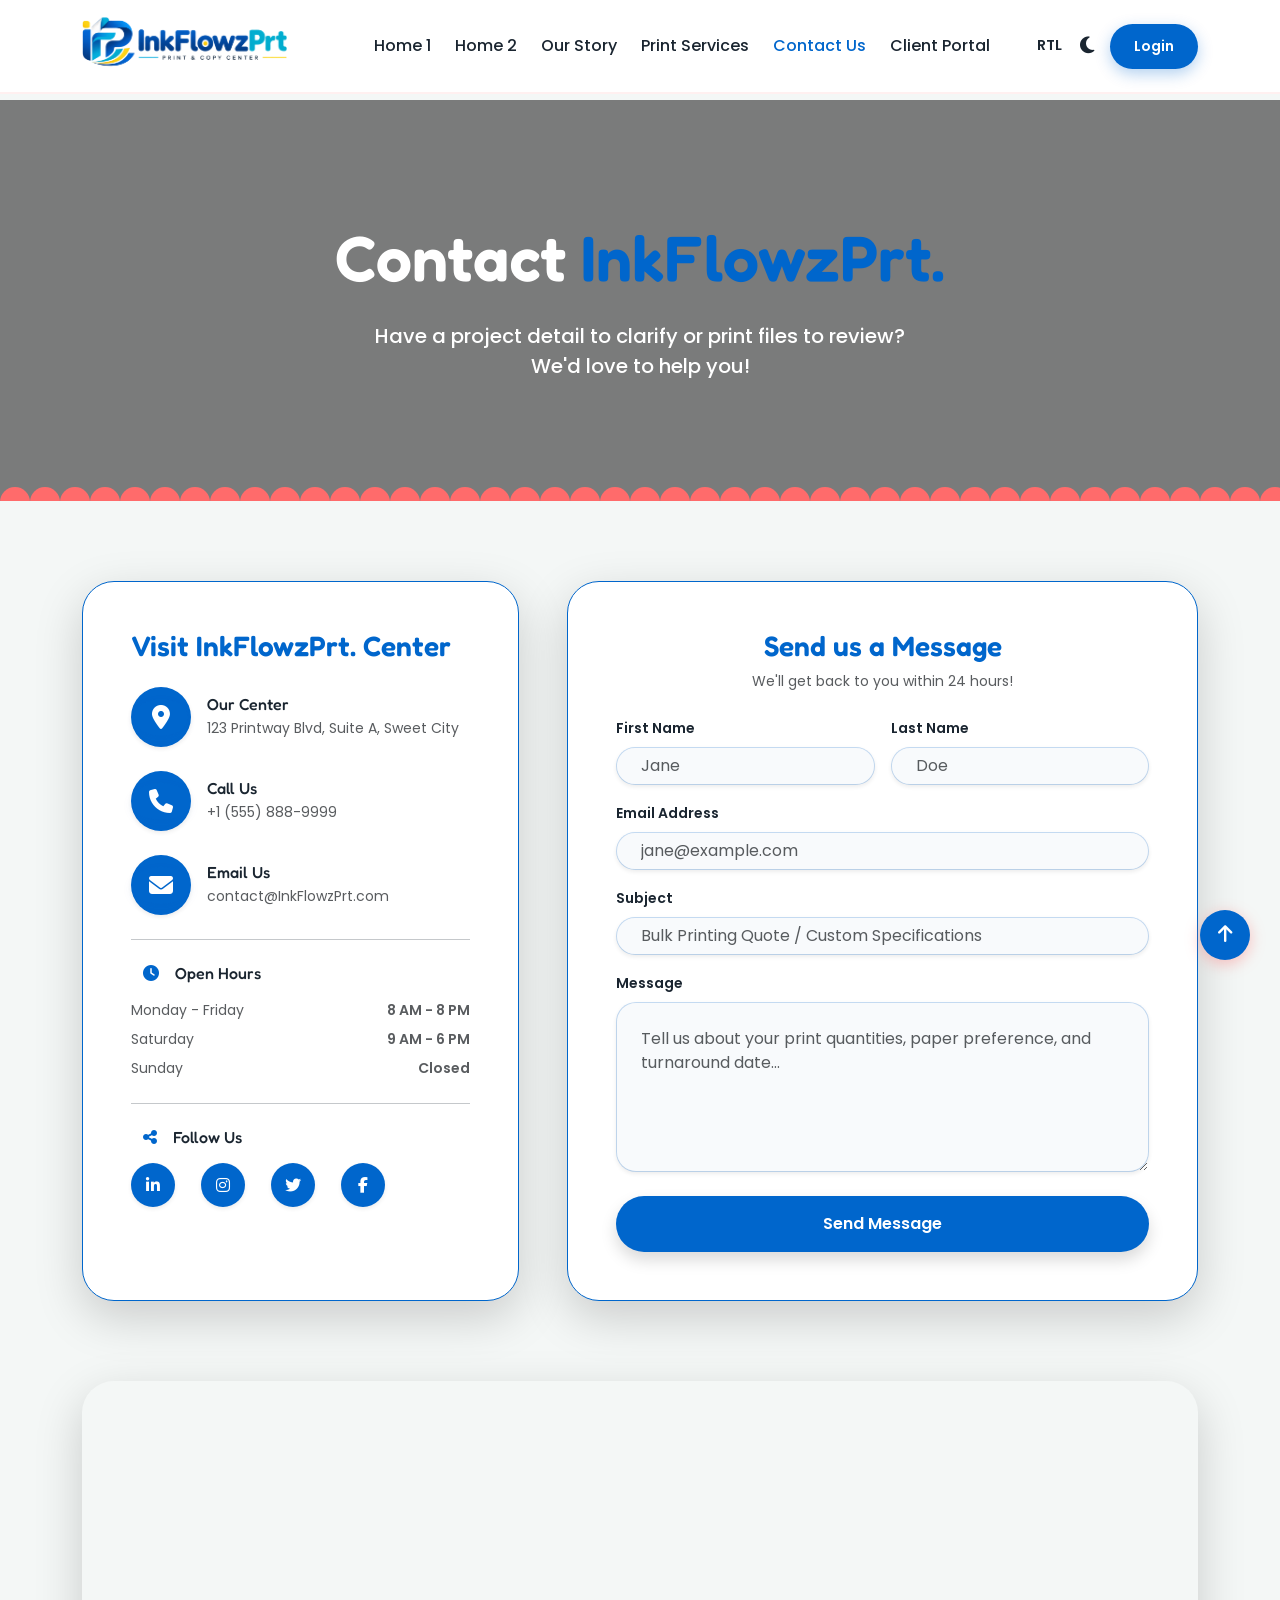
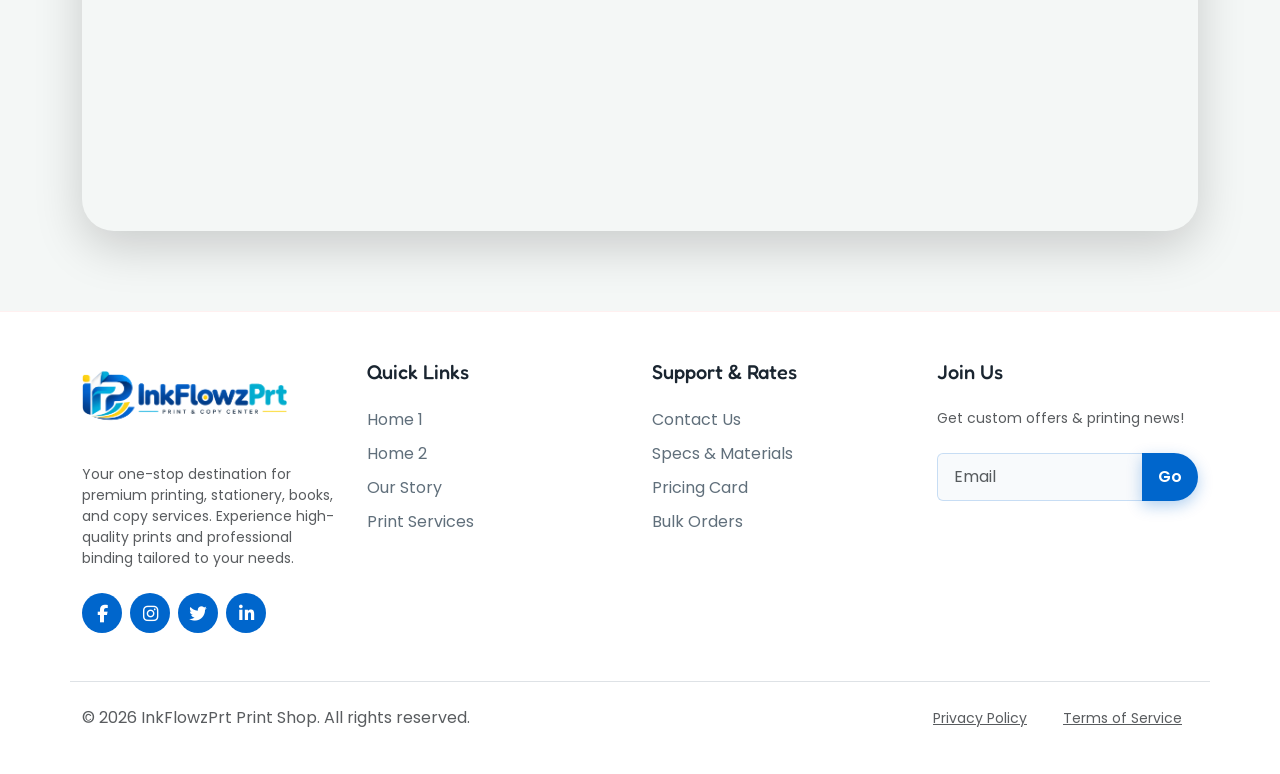
<file: contact.html>
<!DOCTYPE html>
<html lang="en">

<head>
    <meta charset="UTF-8">
    <meta name="viewport" content="width=device-width, initial-scale=1.0">
    <title>Contact Us | InkFlowzPrt Print Shop & Copy Center</title>
    <meta name="description"
        content="Contact InkFlowzPrt Print Shop & Copy Center — check our physical address, phone line, email inbox, and daily print queue hours. Submit design specs or file inquiries.">
    <meta name="keywords"
        content="print shop contact, copy center phone, xerox nearby, InkFlowzPrt address, print shop hours, xerox opening times">
    <link rel="icon" type="image/png" href="favicon.png">
    <!-- Bootstrap 5 CSS -->
    <link href="https://cdn.jsdelivr.net/npm/bootstrap@5.3.0/dist/css/bootstrap.min.css" rel="stylesheet">
    <!-- Font Awesome -->
    <link rel="stylesheet" href="https://cdnjs.cloudflare.com/ajax/libs/font-awesome/6.4.0/css/all.min.css">
    <!-- Custom CSS -->
    <link rel="stylesheet" href="css/style.css">
    <script>
        if (localStorage.getItem('theme') === 'dark') document.documentElement.setAttribute('data-theme', 'dark');
        if (localStorage.getItem('rtl') === 'true') document.documentElement.setAttribute('dir', 'rtl');
    </script>
    <style>
        .icon-blob {
            background: var(--primary-color);
        }
    </style>
</head>

<body>
    <div id="header-placeholder"></div>

    <!-- Hero Section -->
    <section class="hero-section text-center text-white position-relative"
        style="background: linear-gradient(rgba(0,0,0,0.5), rgba(0,0,0,0.5)), url('https://images.unsplash.com/photo-1562654501-a0ccc0fc3fb1?q=80&w=1600&auto=format&fit=crop') center/cover no-repeat;">

        <div class="container h-100 d-flex flex-column justify-content-center align-items-center">
            <h1 class="display-3 fw-bold mb-4 font-heading fade-in-up">Contact <span class="text-primary-custom"
                    style="color: var(--primary-color) !important;">InkFlowzPrt.</span></h1>
            <p class="lead mb-0 fade-in-up">Have a project detail to clarify or print files to review? <br>We'd love to
                help you!</p>
        </div>
        <div class="hero-divider hero-divider-pink"></div>
    </section>

    <!-- Contact Info & Form Section -->
    <section class="section-padding">
        <div class="container">
            <div class="row g-5 align-items-stretch">
                <!-- Contact Info -->
                <div class="col-lg-5">
                    <div class="p-5 bg-white rounded-5 shadow-lg h-100 border border-primary border-opacity-10">
                        <h3 class="mb-4 font-heading" style="color: var(--primary-color);">Visit InkFlowzPrt. Center
                        </h3>
                        <div class="d-flex mb-4 align-items-center">
                            <div class="icon-blob  text-white rounded-circle me-3 d-flex align-items-center justify-content-center shadow-sm"
                                style="width: 60px; height: 60px; flex-shrink: 0;">
                                <i class="fas fa-map-marker-alt fa-lg icon-bounce"
                                    style="color: #ffffff !important;"></i>
                            </div>
                            <div>
                                <h6 class="mb-1 fw-bold">Our Center</h6>
                                <p class="text-muted mb-0 small">123 Printway Blvd, Suite A, Sweet City</p>
                            </div>
                        </div>
                        <div class="d-flex mb-4 align-items-center">
                            <div class="icon-blob  text-white rounded-circle me-3 d-flex align-items-center justify-content-center shadow-sm"
                                style="width: 60px; height: 60px; flex-shrink: 0;">
                                <i class="fas fa-phone fa-lg icon-bounce" style="color: #ffffff !important;"></i>
                            </div>
                            <div>
                                <h6 class="mb-1 fw-bold">Call Us</h6>
                                <p class="text-muted mb-0 small">+1 (555) 888-9999</p>
                            </div>
                        </div>
                        <div class="d-flex mb-4 align-items-center">
                            <div class="icon-blob text-white rounded-circle me-3 d-flex align-items-center justify-content-center shadow-sm"
                                style="width: 60px; height: 60px; flex-shrink: 0;">
                                <i class="fas fa-envelope fa-lg icon-bounce" style="color: #ffffff !important;"></i>
                            </div>
                            <div>
                                <h6 class="mb-1 fw-bold">Email Us</h6>
                                <p class="text-muted mb-0 small">contact@InkFlowzPrt.com</p>
                            </div>
                        </div>
                        <hr class="my-4 opacity-25">
                        <h6 class="mb-3 fw-bold"><i class="fas fa-clock text-primary me-2"></i> Open Hours</h6>
                        <ul class="list-unstyled text-muted ps-0">
                            <li class="d-flex justify-content-between mb-2 small"><span>Monday - Friday</span>
                                <span class="fw-bold">8 AM - 8 PM</span>
                            </li>
                            <li class="d-flex justify-content-between mb-2 small"><span>Saturday</span> <span
                                    class="fw-bold">9 AM - 6 PM</span></li>
                            <li class="d-flex justify-content-between mb-2 small"><span>Sunday</span> <span
                                    class="fw-bold">Closed</span></li>
                        </ul>
                        <hr class="my-4 opacity-25">
                        <h6 class="mb-3 fw-bold"><i class="fas fa-share-alt text-primary me-2"></i> Follow Us</h6>
                        <div class="social-icons d-flex gap-3">
                            <a href="#" class="btn btn-primary rounded-circle p-0 d-flex align-items-center justify-content-center shadow-sm text-white"
                                style="width: 44px; height: 44px; background-color: var(--primary-color) !important; border: none !important;" title="LinkedIn">
                                <i class="fab fa-linkedin-in text-white fs-6"></i>
                            </a>
                            <a href="#" class="btn btn-primary rounded-circle p-0 d-flex align-items-center justify-content-center shadow-sm text-white"
                                style="width: 44px; height: 44px; background-color: var(--primary-color) !important; border: none !important;" title="Instagram">
                                <i class="fab fa-instagram text-white fs-6"></i>
                            </a>
                            <a href="#" class="btn btn-primary rounded-circle p-0 d-flex align-items-center justify-content-center shadow-sm text-white"
                                style="width: 44px; height: 44px; background-color: var(--primary-color) !important; border: none !important;" title="Twitter">
                                <i class="fab fa-twitter text-white fs-6"></i>
                            </a>
                            <a href="#" class="btn btn-primary rounded-circle p-0 d-flex align-items-center justify-content-center shadow-sm text-white"
                                style="width: 44px; height: 44px; background-color: var(--primary-color) !important; border: none !important;" title="Facebook">
                                <i class="fab fa-facebook-f text-white fs-6"></i>
                            </a>
                        </div>
                    </div>
                </div>

                <!-- Contact Form -->
                <div class="col-lg-7">
                    <div class="p-5 bg-white rounded-5 h-100 shadow-lg border border-primary border-opacity-10">
                        <div class="text-center mb-4">
                            <h3 class="font-heading" style="color: var(--primary-color);">Send us a Message</h3>
                            <p class="text-muted small">We'll get back to you within 24 hours!</p>
                        </div>
                        <form class="needs-validation" novalidate>
                            <div class="row g-3">
                                <div class="col-md-6">
                                    <label class="form-label small fw-bold">First Name</label>
                                    <input type="text" class="form-control rounded-pill px-4 py-2.5 shadow-sm"
                                        placeholder="Jane" required>
                                </div>
                                <div class="col-md-6">
                                    <label class="form-label small fw-bold">Last Name</label>
                                    <input type="text" class="form-control rounded-pill px-4 py-2.5 shadow-sm"
                                        placeholder="Doe" required>
                                </div>
                                <div class="col-12">
                                    <label class="form-label small fw-bold">Email Address</label>
                                    <input type="email" class="form-control rounded-pill px-4 py-2.5 shadow-sm"
                                        placeholder="jane@example.com" required>
                                </div>
                                <div class="col-12">
                                    <label class="form-label small fw-bold">Subject</label>
                                    <input type="text" class="form-control rounded-pill px-4 py-2.5 shadow-sm"
                                        placeholder="Bulk Printing Quote / Custom Specifications" required>
                                </div>
                                <div class="col-12">
                                    <label class="form-label small fw-bold">Message</label>
                                    <textarea class="form-control p-4 shadow-sm" rows="5"
                                        style="border-radius: 20px;" placeholder="Tell us about your print quantities, paper preference, and turnaround date..." required></textarea>
                                </div>
                                <div class="col-12 mt-4">
                                    <button type="submit"
                                        class="btn btn-primary-custom w-100 py-3 rounded-pill shadow fw-bold" style="color: #ffffff !important;">Send
                                        Message</button>
                                </div>
                            </div>
                        </form>
                    </div>
                </div>
            </div>
        </div>
    </section>

    <section class="section-padding pt-0">
        <div class="container">
            <div class="rounded-5 shadow-lg overflow-hidden position-relative" style="height: 450px;">
                <iframe
                    src="https://www.google.com/maps/embed?pb=!1m18!1m12!1m3!1d3022.6175416567544!2d-73.9854211!3d40.7484405!2m3!1f0!2f0!3f0!3m2!1i1024!2i768!4f13.1!3m3!1m2!1s0x89c259a9b3117469%3A0xd134e199a405a147!2sEmpire%20State%20Building!5e0!3m2!1sen!2sus!4v1712123456789!5m2!1sen!2sus"
                    width="100%" height="100%" style="border:0;" allowfullscreen="" loading="lazy"
                    referrerpolicy="no-referrer-when-downgrade">
                </iframe>
            </div>
        </div>
    </section>

    <div id="footer-placeholder"></div>

    <!-- Bootstrap 5 JS -->
    <script src="https://cdn.jsdelivr.net/npm/bootstrap@5.3.0/dist/js/bootstrap.bundle.min.js"></script>
    <!-- Common Components JS -->
    <script src="js/loader.js"></script>
    <script src="js/header.js"></script>
    <script src="js/footer.js"></script>
    <!-- Custom JS -->
    <script src="js/main.js"></script>
</body>

</html>
</file>
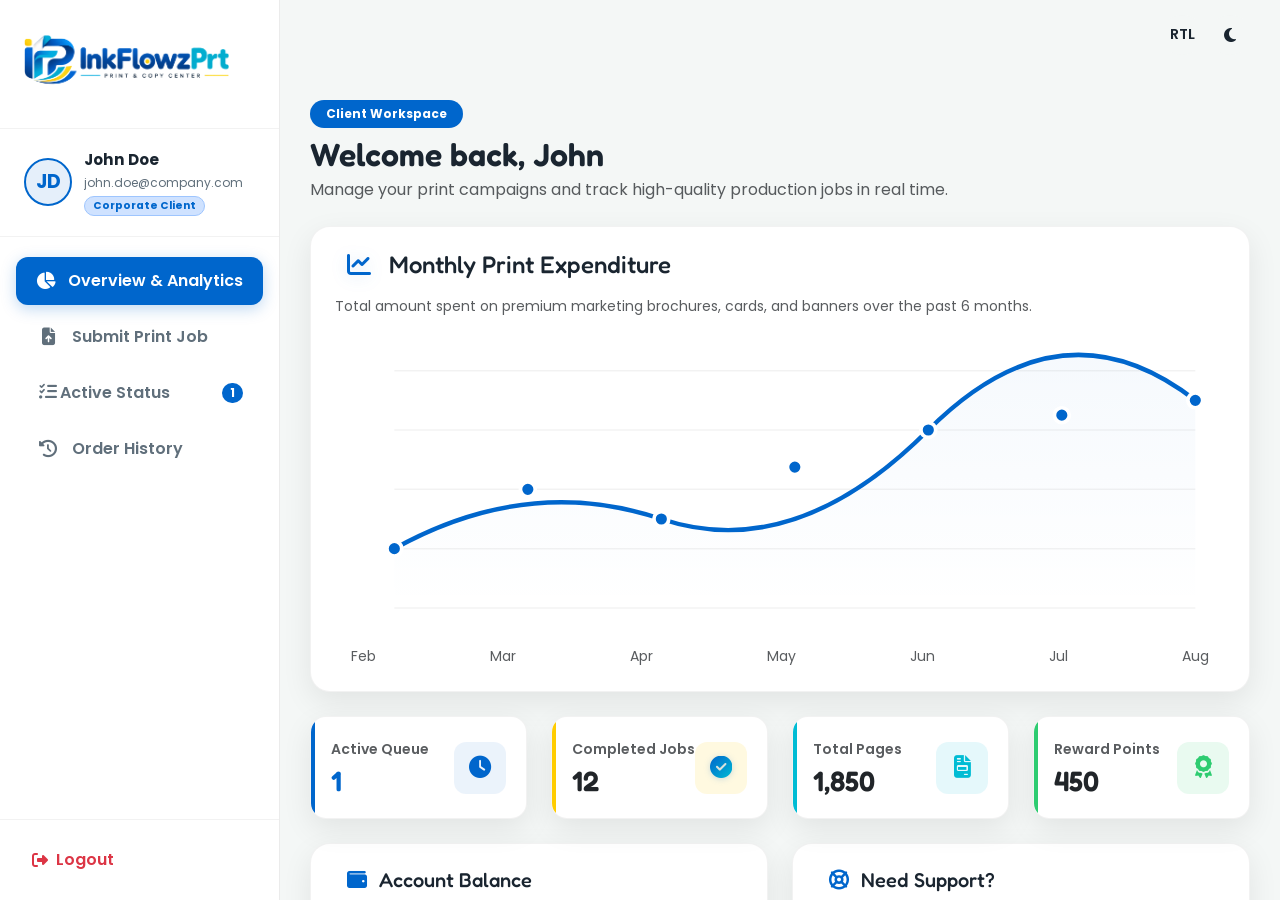
<file: dashboard.html>
<!DOCTYPE html>
<html lang="en">

<head>
    <meta charset="UTF-8">
    <meta name="viewport" content="width=device-width, initial-scale=1.0">
    <title>Customer Dashboard | InkFlowzPrt Print Shop</title>
    <meta name="description"
        content="Manage your print jobs, upload artwork, track printing progress, and quickly reorder past jobs at InkFlowzPrt.">
    <link rel="icon" type="image/png" href="favicon.png">
    <!-- Bootstrap 5 CSS -->
    <link href="https://cdn.jsdelivr.net/npm/bootstrap@5.3.0/dist/css/bootstrap.min.css" rel="stylesheet">
    <!-- Font Awesome -->
    <link rel="stylesheet" href="https://cdnjs.cloudflare.com/ajax/libs/font-awesome/6.4.0/css/all.min.css">
    <!-- Custom CSS -->
    <link rel="stylesheet" href="css/style.css">
    <script>
        if (localStorage.getItem('theme') === 'dark') document.documentElement.setAttribute('data-theme', 'dark');
        if (localStorage.getItem('rtl') === 'true') document.documentElement.setAttribute('dir', 'rtl');
    </script>
</head>

<body class="db-app-page">
    <div class="db-backdrop" id="sidebar-backdrop"></div>

    <div class="db-app-layout">
        <!-- Sidebar Navigation -->
        <aside class="db-app-sidebar" id="sidebar">
            <div class="db-sidebar-header">
                <a class="db-sidebar-logo py-1" href="index.html">
                    <img src="img/logo1.png" alt="InkFlowzPrt" class="brand-logo-img sidebar-logo-img">
                </a>
            </div>

            <!-- User Details inside the Sidebar -->
            <div class="db-sidebar-user">
                <div class="db-user-avatar">JD</div>
                <div class="db-user-info">
                    <div class="db-user-name">John Doe</div>
                    <div class="db-user-email">john.doe@company.com</div>
                    <span
                        class="badge bg-primary-subtle text-primary border border-primary-subtle px-2 py-0.5 rounded-pill mt-1"
                        style="font-size: 0.65rem;">Corporate Client</span>
                </div>
            </div>

            <!-- Sidebar Menus -->
            <div class="db-sidebar-body">
                <ul class="db-nav-list">
                    <li class="db-nav-item">
                        <button class="db-nav-link active" data-target="tab-overview">
                            <i class="fas fa-chart-pie"></i>Overview & Analytics
                        </button>
                    </li>
                    <li class="db-nav-item">
                        <button class="db-nav-link" data-target="tab-new-job">
                            <i class="fas fa-file-upload"></i>Submit Print Job
                        </button>
                    </li>
                    <li class="db-nav-item">
                        <button class="db-nav-link d-flex justify-content-between align-items-center"
                            data-target="tab-active-jobs">
                            <span><i class="fas fa-tasks"></i>Active Status</span>
                            <span class="badge bg-primary text-white rounded-pill ms-2" id="active-badge">1</span>
                        </button>
                    </li>
                    <li class="db-nav-item">
                        <button class="db-nav-link" data-target="tab-history">
                            <i class="fas fa-history"></i>Order History
                        </button>
                    </li>
                </ul>
            </div>

            <!-- Logout Button inside Sidebar Footer (Redirects to Home) -->
            <div class="db-sidebar-footer">
                <a href="index.html"
                    class="db-nav-link text-danger w-100 p-2 d-flex align-items-center gap-2 border-0 bg-transparent fw-bold"
                    style="text-decoration: none;">
                    <i class="fas fa-sign-out-alt"></i>Logout
                </a>
            </div>
        </aside>

        <!-- Main Body Area -->
        <main class="db-app-main">
            <!-- Top bar containing hamburger and toggles next to each other -->
            <div class="db-top-bar">
                <div class="d-flex align-items-center gap-2">
                    <button class="db-icon-btn fw-bold" id="rtl-toggle" title="Toggle RTL" style="font-size: 0.9rem; width: 40px;">
                        RTL
                    </button>
                    <button class="db-icon-btn" id="theme-toggle" title="Toggle Theme">
                        <i class="fas fa-moon"></i>
                    </button>
                    <button class="db-icon-btn db-hamburger" id="hamburger-toggle" title="Menu">
                        <i class="fas fa-bars"></i>
                    </button>
                </div>
            </div>

            <!-- Body Contents -->
            <div class="db-app-body">
                <!-- SUCCESS TOAST/NOTIFICATION -->
                <div id="statusToast"
                    class="alert alert-success border-0 rounded-4 shadow-sm p-3 mb-4 align-items-center animate-fade-in"
                    style="display: none;">
                    <div class="d-flex justify-content-between align-items-center">
                        <div class="d-flex align-items-center gap-2">
                            <i class="fas fa-check-circle fa-lg text-success"></i>
                            <div>
                                <strong id="toastTitle">Order Sent!</strong>
                                <span id="toastMessage" class="d-block small text-muted">Your print file is in
                                    queue.</span>
                            </div>
                        </div>
                        <button type="button" class="btn-close" id="closeToast"></button>
                    </div>
                </div>

                <!-- PANEL 1: OVERVIEW & ANALYTICS -->
                <div class="db-panel animate-fade-in" id="panel-tab-overview">
                    <!-- Dashboard Welcome Header -->
                    <div class="mb-4">
                        <span class="badge bg-primary text-white mb-2 px-3 py-2 rounded-pill">Client Workspace</span>
                        <h2 class="font-heading mb-1 text-start">Welcome back, John</h2>
                        <p class="text-muted mb-0">Manage your print campaigns and track high-quality production jobs in
                            real time.</p>
                    </div>

                    <div class="db-card mb-4">
                        <h4 class="font-heading mb-3"><i class="fas fa-chart-line me-2 text-primary"></i> Monthly Print
                            Expenditure</h4>
                        <p class="text-muted small">Total amount spent on premium marketing brochures, cards, and
                            banners over the past 6 months.</p>

                        <!-- SVG Responsive Analytics Chart -->
                        <div class="position-relative mt-4">
                            <svg viewBox="0 0 600 200" class="w-100 h-auto">
                                <defs>
                                    <linearGradient id="chart-gradient" x1="0" y1="0" x2="0" y2="1">
                                        <stop offset="0%" stop-color="var(--primary-color)" stop-opacity="0.25" />
                                        <stop offset="100%" stop-color="var(--primary-color)" stop-opacity="0.0" />
                                    </linearGradient>
                                </defs>
                                <!-- Grid Lines -->
                                <g class="chart-grid">
                                    <line x1="40" y1="20" x2="580" y2="20" />
                                    <line x1="40" y1="60" x2="580" y2="60" />
                                    <line x1="40" y1="100" x2="580" y2="100" />
                                    <line x1="40" y1="140" x2="580" y2="140" />
                                    <line x1="40" y1="180" x2="580" y2="180" />
                                </g>
                                <!-- Chart Area -->
                                <path d="M 40 180 L 40 140 Q 130 90 220 120 T 400 60 T 580 40 L 580 180 Z"
                                    class="chart-area" />
                                <!-- Chart Line -->
                                <path d="M 40 140 Q 130 90 220 120 T 400 60 T 580 40" class="chart-line" />
                                <!-- Chart Dots -->
                                <circle cx="40" cy="140" r="5" class="chart-dot" />
                                <circle cx="130" cy="100" r="5" class="chart-dot" />
                                <circle cx="220" cy="120" r="5" class="chart-dot" />
                                <circle cx="310" cy="85" r="5" class="chart-dot" />
                                <circle cx="400" cy="60" r="5" class="chart-dot" />
                                <circle cx="490" cy="50" r="5" class="chart-dot" />
                                <circle cx="580" cy="40" r="5" class="chart-dot" />
                            </svg>
                            <!-- Month Labels -->
                            <div class="d-flex justify-content-between mt-2 px-3 small text-muted">
                                <span>Feb</span>
                                <span>Mar</span>
                                <span>Apr</span>
                                <span>May</span>
                                <span>Jun</span>
                                <span>Jul</span>
                                <span>Aug</span>
                            </div>
                        </div>
                    </div>

                    <!-- Summary Metrics/KPI Cards inside Overview Panel -->
                    <div class="row g-4 mb-4">
                        <div class="col-6 col-md-3">
                            <div class="db-metric-card">
                                <div>
                                    <span class="text-muted small fw-bold">Active Queue</span>
                                    <h3 class="mb-0 mt-1 font-heading text-primary" id="metric-active">1</h3>
                                </div>
                                <div class="db-metric-icon">
                                    <i class="fas fa-clock"></i>
                                </div>
                            </div>
                        </div>
                        <div class="col-6 col-md-3">
                            <div class="db-metric-card color-2">
                                <div>
                                    <span class="text-muted small fw-bold">Completed Jobs</span>
                                    <h3 class="mb-0 mt-1 font-heading text-dark" id="metric-completed">12</h3>
                                </div>
                                <div class="db-metric-icon">
                                    <i class="fas fa-check-circle"></i>
                                </div>
                            </div>
                        </div>
                        <div class="col-6 col-md-3">
                            <div class="db-metric-card color-3">
                                <div>
                                    <span class="text-muted small fw-bold">Total Pages</span>
                                    <h3 class="mb-0 mt-1 font-heading text-dark" id="metric-pages">1,850</h3>
                                </div>
                                <div class="db-metric-icon">
                                    <i class="fas fa-file-invoice"></i>
                                </div>
                            </div>
                        </div>
                        <div class="col-6 col-md-3">
                            <div class="db-metric-card color-4">
                                <div>
                                    <span class="text-muted small fw-bold">Reward Points</span>
                                    <h3 class="mb-0 mt-1 font-heading text-dark" id="metric-rewards">450</h3>
                                </div>
                                <div class="db-metric-icon">
                                    <i class="fas fa-award"></i>
                                </div>
                            </div>
                        </div>
                    </div>

                    <div class="row g-4">
                        <div class="col-md-6">
                            <div class="db-card h-100">
                                <h5 class="font-heading mb-3"><i class="fas fa-wallet me-2 text-primary"></i>Account
                                    Balance</h5>
                                <h2 class="font-heading text-dark">$142.50</h2>
                                <p class="text-muted small">Corporate credit line balance. Next billing statement will
                                    be generated on August 25th.</p>
                                <button class="btn btn-outline-primary btn-sm rounded-pill px-3 mt-2">View
                                    Statements</button>
                            </div>
                        </div>
                        <div class="col-md-6">
                            <div class="db-card h-100">
                                <h5 class="font-heading mb-3"><i class="fas fa-life-ring me-2 text-primary"></i>Need
                                    Support?</h5>
                                <p class="text-muted small mb-3">Get in touch with your dedicated account printing
                                    supervisor directly for customized batch jobs.</p>
                                <a href="contact.html" class="btn btn-primary-custom btn-sm rounded-pill px-4">Contact
                                    Specialist</a>
                            </div>
                        </div>
                    </div>
                </div>

                <!-- PANEL 2: SUBMIT PRINT JOB -->
                <div class="db-panel animate-fade-in" id="panel-tab-new-job" style="display: none;">
                    <div class="db-card p-4">
                        <h3 class="font-heading mb-3"><i class="fas fa-file-upload me-2 text-primary"></i> Submit Job to
                            InkFlowzPrt.</h3>
                        <form id="printJobForm">
                            <div class="mb-4">
                                <label class="form-label fw-bold text-dark">Select Print Product</label>
                                <select class="form-select bg-light border-0 p-3 rounded-3" id="printProduct" required>
                                    <option value="visiting_cards">Visiting Cards</option>
                                    <option value="banners">Banners</option>
                                    <option value="flyers">Flyers</option>
                                    <option value="brochures">Brochures</option>
                                    <option value="stationery">Stationery & Books</option>
                                </select>
                            </div>

                            <div class="mb-4">
                                <label class="form-label fw-bold text-dark">Upload Artwork / Document</label>
                                <div class="upload-dropzone p-5 text-center cursor-pointer position-relative"
                                    id="dropzone">
                                    <input type="file" id="fileInput"
                                        class="position-absolute top-0 start-0 w-100 h-100 opacity-0 cursor-pointer"
                                        required>

                                    <div id="dropzone-prompt">
                                        <i class="fas fa-cloud-upload-alt fa-3x text-primary mb-3"></i>
                                        <p class="mb-1 text-dark fw-bold">Drag and drop file here, or click to upload
                                        </p>
                                        <p class="text-muted small mb-0">PDF, PNG, JPG or ZIP up to 50MB</p>
                                    </div>

                                    <!-- Dynamic Upload Preview -->
                                    <div id="fileInfo" class="file-preview-box text-start mt-2 animate-fade-in"
                                        style="display:none;">
                                        <div class="file-preview-details">
                                            <i class="far fa-file-pdf file-preview-icon" id="fileIcon"></i>
                                            <div>
                                                <span class="d-block fw-bold text-dark text-truncate"
                                                    id="previewFileName" style="max-width: 250px;">filename.pdf</span>
                                                <span class="small text-muted" id="previewFileSize">1.2 MB</span>
                                            </div>
                                        </div>
                                        <button type="button"
                                            class="btn btn-sm btn-link text-danger text-decoration-none"
                                            id="removeFile">
                                            <i class="fas fa-trash-alt"></i> Remove
                                        </button>
                                    </div>
                                </div>
                            </div>

                            <div class="row g-3 mb-4">
                                <div class="col-md-6">
                                    <label class="form-label fw-bold text-dark">Paper Size</label>
                                    <select class="form-select bg-light border-0 p-3 rounded-3" id="paperSize">
                                        <option value="A4">A4 Standard</option>
                                        <option value="A3">A3 Medium</option>
                                        <option value="Card">Business Card Size</option>
                                        <option value="Custom">Custom Banner Size</option>
                                    </select>
                                </div>
                                <div class="col-md-6">
                                    <label class="form-label fw-bold text-dark">Paper Finish</label>
                                    <select class="form-select bg-light border-0 p-3 rounded-3" id="paperFinish">
                                        <option value="matte">Matte Smooth</option>
                                        <option value="glossy">Glossy High Shine</option>
                                        <option value="textured">Premium Textured</option>
                                        <option value="uncoated">Uncoated / Xerox</option>
                                    </select>
                                </div>
                            </div>

                            <div class="row g-3 mb-4">
                                <div class="col-md-6">
                                    <label class="form-label fw-bold text-dark">Color Mode</label>
                                    <select class="form-select bg-light border-0 p-3 rounded-3" id="colorMode">
                                        <option value="color">Full Color</option>
                                        <option value="bw">Black & White / Xerox</option>
                                    </select>
                                </div>
                                <div class="col-md-6">
                                    <label class="form-label fw-bold text-dark">Copies</label>
                                    <input type="number" class="form-control p-3 bg-light border-0 rounded-3"
                                        id="copies" min="1" value="100" required>
                                </div>
                            </div>

                            <button type="submit" class="btn btn-primary-custom w-100 py-3 rounded-pill">
                                <i class="fas fa-print me-2"></i>Send to Print Queue
                            </button>
                        </form>
                    </div>
                </div>

                <!-- PANEL 3: ACTIVE STATUS -->
                <div class="db-panel animate-fade-in" id="panel-tab-active-jobs" style="display: none;">
                    <div class="db-card p-4">
                        <div class="d-flex justify-content-between align-items-center mb-4">
                            <h3 class="font-heading mb-0"><i class="fas fa-tasks me-2 text-primary"></i> Active Print
                                Jobs</h3>
                            <span class="badge bg-primary text-white rounded-pill px-3 py-2" id="active-jobs-count">1
                                Job Processing</span>
                        </div>

                        <div id="activeJobs" class="d-flex flex-column gap-3">
                            <!-- Simulated jobs dynamically generated here -->
                        </div>
                    </div>
                </div>

                <!-- PANEL 4: ORDER HISTORY -->
                <div class="db-panel animate-fade-in" id="panel-tab-history" style="display: none;">
                    <div class="db-card p-4">
                        <h3 class="font-heading mb-4"><i class="fas fa-history me-2 text-primary"></i> Order History
                        </h3>
                        <p class="text-muted small mb-4">Select a past job and hit reorder to duplicate the
                            configuration and reprint using saved cloud files.</p>

                        <div id="pastOrders" class="d-flex flex-column gap-3">
                            <!-- Simulated past orders -->
                            <div
                                class="past-order-item border rounded-4 p-4 d-flex flex-wrap justify-content-between align-items-center bg-light">
                                <div class="mb-3 mb-md-0">
                                    <div class="d-flex align-items-center gap-2 mb-1">
                                        <h6 class="fw-bold mb-0 text-dark">Corporate Visiting Cards</h6>
                                        <span class="badge bg-success text-white rounded-pill">Completed</span>
                                    </div>
                                    <p class="text-muted small mb-0">Specs: Card Size, Matte, Full Color, 500 Copies ·
                                        File: business_card.pdf</p>
                                </div>
                                <button class="btn btn-primary text-white rounded-pill px-4 reorder-btn" data-id="1">
                                    <i class="fas fa-redo me-1"></i> Reorder
                                </button>
                            </div>

                            <div
                                class="past-order-item border rounded-4 p-4 d-flex flex-wrap justify-content-between align-items-center bg-light">
                                <div class="mb-3 mb-md-0">
                                    <div class="d-flex align-items-center gap-2 mb-1">
                                        <h6 class="fw-bold mb-0 text-dark">Xerox Course Materials</h6>
                                        <span class="badge bg-success text-white rounded-pill">Completed</span>
                                    </div>
                                    <p class="text-muted small mb-0">Specs: A4, Uncoated, Black & White, 1000 Copies ·
                                        File: lecture_notes.pdf</p>
                                </div>
                                <button class="btn btn-primary text-white rounded-pill px-4 reorder-btn" data-id="2">
                                    <i class="fas fa-redo me-1"></i> Reorder
                                </button>
                            </div>
                        </div>
                    </div>
                </div>
            </div>
        </main>
    </div>

    <!-- Scripts -->
    <script src="https://cdn.jsdelivr.net/npm/bootstrap@5.3.0/dist/js/bootstrap.bundle.min.js"></script>
    <script src="js/loader.js"></script>

    <!-- Simulation Script -->
    <script>
        document.addEventListener('DOMContentLoaded', () => {
            // Theme Toggle Logic
            const themeToggle = document.getElementById('theme-toggle');
            const html = document.documentElement;
            const themeIcon = themeToggle ? themeToggle.querySelector('i') : null;

            function updateThemeUI(isDark) {
                if (!themeIcon) return;
                if (isDark) {
                    themeIcon.classList.remove('fa-moon');
                    themeIcon.classList.add('fa-sun');
                    html.setAttribute('data-theme', 'dark');
                } else {
                    themeIcon.classList.remove('fa-sun');
                    themeIcon.classList.add('fa-moon');
                    html.setAttribute('data-theme', 'light');
                }
            }

            const savedTheme = localStorage.getItem('theme');
            updateThemeUI(savedTheme === 'dark');

            if (themeToggle) {
                themeToggle.addEventListener('click', function () {
                    const isCurrentlyDark = html.getAttribute('data-theme') === 'dark';
                    const newIsDark = !isCurrentlyDark;
                    localStorage.setItem('theme', newIsDark ? 'dark' : 'light');
                    updateThemeUI(newIsDark);
                });
            }

            // RTL Toggle Logic
            const rtlToggle = document.getElementById('rtl-toggle');

            const savedRtl = localStorage.getItem('rtl');
            if (savedRtl === 'true') {
                document.documentElement.setAttribute('dir', 'rtl');
                if (rtlToggle) rtlToggle.textContent = 'LTR';
            } else {
                document.documentElement.setAttribute('dir', 'ltr');
                if (rtlToggle) rtlToggle.textContent = 'RTL';
            }

            if (rtlToggle) {
                rtlToggle.addEventListener('click', function () {
                    const dir = document.documentElement.getAttribute('dir');
                    if (dir === 'rtl') {
                        document.documentElement.setAttribute('dir', 'ltr');
                        localStorage.setItem('rtl', 'false');
                        rtlToggle.textContent = 'RTL';
                    } else {
                        document.documentElement.setAttribute('dir', 'rtl');
                        localStorage.setItem('rtl', 'true');
                        rtlToggle.textContent = 'LTR';
                    }
                });
            }

            // Sidebar Drawer toggle for mobile
            const hamburgerToggle = document.getElementById('hamburger-toggle');
            const sidebar = document.getElementById('sidebar');
            const sidebarBackdrop = document.getElementById('sidebar-backdrop');

            if (hamburgerToggle && sidebar && sidebarBackdrop) {
                hamburgerToggle.addEventListener('click', () => {
                    sidebar.classList.add('show');
                    sidebarBackdrop.classList.add('show');
                });

                sidebarBackdrop.addEventListener('click', () => {
                    sidebar.classList.remove('show');
                    sidebarBackdrop.classList.remove('show');
                });
            }

            // Sidebar Navigation tab-switching logic
            const navLinks = document.querySelectorAll('.db-nav-link');
            const dbPanels = document.querySelectorAll('.db-panel');

            function switchTab(targetId) {
                // Remove active class from all links
                navLinks.forEach(link => {
                    if (link.getAttribute('data-target') === targetId) {
                        link.classList.add('active');
                    } else {
                        link.classList.remove('active');
                    }
                });

                // Show target panel, hide others
                dbPanels.forEach(panel => {
                    if (panel.id === `panel-${targetId}`) {
                        panel.style.display = 'block';
                    } else {
                        panel.style.display = 'none';
                    }
                });

                // On mobile, close sidebar after clicking a link
                if (sidebar) sidebar.classList.remove('show');
                if (sidebarBackdrop) sidebarBackdrop.classList.remove('show');
            }

            navLinks.forEach(link => {
                link.addEventListener('click', (e) => {
                    e.preventDefault();
                    const targetId = link.getAttribute('data-target');
                    if (targetId) switchTab(targetId);
                });
            });

            // Trigger tabs from links outside sidebar
            document.querySelectorAll('.db-trigger-tab').forEach(trigger => {
                trigger.addEventListener('click', (e) => {
                    const target = trigger.getAttribute('data-target');
                    switchTab(target);
                });
            });

            // Drag & Drop / Upload Preview Logic
            const dropzone = document.getElementById('dropzone');
            const fileInput = document.getElementById('fileInput');
            const dropzonePrompt = document.getElementById('dropzone-prompt');
            const fileInfo = document.getElementById('fileInfo');
            const previewFileName = document.getElementById('previewFileName');
            const previewFileSize = document.getElementById('previewFileSize');
            const fileIcon = document.getElementById('fileIcon');
            const removeFile = document.getElementById('removeFile');

            // Drag event handlers
            ['dragenter', 'dragover'].forEach(eventName => {
                dropzone.addEventListener(eventName, (e) => {
                    e.preventDefault();
                    dropzone.classList.add('dragover');
                }, false);
            });

            ['dragleave', 'drop'].forEach(eventName => {
                dropzone.addEventListener(eventName, (e) => {
                    e.preventDefault();
                    dropzone.classList.remove('dragover');
                }, false);
            });

            function showFilePreview(file) {
                if (!file) return;
                previewFileName.textContent = file.name;

                // Format file size
                const sizeMB = (file.size / (1024 * 1024)).toFixed(2);
                previewFileSize.textContent = `${sizeMB} MB`;

                // Set dynamic file icon based on extension
                const ext = file.name.split('.').pop().toLowerCase();
                fileIcon.className = 'file-preview-icon far ';
                if (ext === 'pdf') {
                    fileIcon.classList.add('fa-file-pdf', 'text-danger');
                } else if (['jpg', 'jpeg', 'png', 'svg'].includes(ext)) {
                    fileIcon.classList.add('fa-file-image', 'text-success');
                } else if (ext === 'zip' || ext === 'rar') {
                    fileIcon.classList.add('fa-file-archive', 'text-warning');
                } else {
                    fileIcon.classList.add('fa-file-alt', 'text-secondary');
                }

                // Show preview, hide placeholder prompt
                dropzonePrompt.style.display = 'none';
                fileInfo.style.display = 'flex';
                fileInput.required = false;
            }

            fileInput.addEventListener('change', (e) => {
                if (fileInput.files.length > 0) {
                    showFilePreview(fileInput.files[0]);
                }
            });

            removeFile.addEventListener('click', (e) => {
                e.stopPropagation();
                e.preventDefault();
                fileInput.value = '';
                fileInfo.style.display = 'none';
                dropzonePrompt.style.display = 'block';
                fileInput.required = true;
            });

            // Simulated active jobs data structure
            let jobsList = [
                {
                    id: 7492,
                    product: 'Premium Brochures',
                    specs: 'A4, Glossy, Full Color, 250 Copies',
                    file: 'brochure_final.pdf',
                    progress: 70,
                    status: 'Printing'
                }
            ];

            const activeJobs = document.getElementById('activeJobs');
            const pastOrders = document.getElementById('pastOrders');
            const metricActive = document.getElementById('metric-active');
            const metricCompleted = document.getElementById('metric-completed');
            const activeBadge = document.getElementById('active-badge');
            const activeJobsCount = document.getElementById('active-jobs-count');
            const statusToast = document.getElementById('statusToast');
            const toastTitle = document.getElementById('toastTitle');
            const toastMessage = document.getElementById('toastMessage');
            const closeToast = document.getElementById('closeToast');

            closeToast.addEventListener('click', () => {
                statusToast.style.display = 'none';
            });

            function showToast(title, message) {
                toastTitle.textContent = title;
                toastMessage.textContent = message;
                statusToast.style.display = 'block';
                setTimeout(() => {
                    statusToast.style.display = 'none';
                }, 6000);
            }

            function updateUI() {
                // Update badge and metrics
                const activeCount = jobsList.filter(j => j.progress < 100).length;
                if (metricActive) metricActive.textContent = activeCount;
                if (activeBadge) activeBadge.textContent = activeCount;
                if (activeJobsCount) activeJobsCount.textContent = `${activeCount} Job${activeCount !== 1 ? 's' : ''} Processing`;

                // Render Active Jobs
                if (jobsList.length === 0) {
                    activeJobs.innerHTML = `
                        <div class="text-center py-5">
                            <i class="fas fa-check-circle text-muted fa-3x mb-3"></i>
                            <h5 class="text-muted">No active print jobs in queue</h5>
                            <p class="text-muted small">Submit a print job or reorder from history to begin.</p>
                        </div>
                    `;
                    return;
                }

                activeJobs.innerHTML = jobsList.map(job => {
                    let badgeClass = 'bg-primary';
                    let progressClass = 'bg-primary';
                    if (job.status === 'Queueing') {
                        badgeClass = 'bg-info text-white';
                        progressClass = 'bg-info';
                    } else if (job.status === 'Processing') {
                        badgeClass = 'bg-warning text-dark';
                        progressClass = 'bg-warning';
                    } else if (job.status === 'Printing') {
                        badgeClass = 'bg-primary text-white';
                        progressClass = 'bg-primary';
                    } else if (job.status === 'Finishing') {
                        badgeClass = 'bg-accent text-white';
                        progressClass = 'bg-accent';
                    } else if (job.status === 'Ready for Pickup' || job.progress === 100) {
                        badgeClass = 'bg-success text-white';
                        progressClass = 'bg-success';
                    }

                    return `
                        <div class="active-job-item border rounded-4 p-4 mb-2 bg-light animate-fade-in">
                            <div class="d-flex justify-content-between align-items-center mb-2">
                                <span class="fw-bold text-dark">Job #${job.id} - ${job.product}</span>
                                <span class="badge ${badgeClass} rounded-pill px-3 py-2">${job.status}</span>
                            </div>
                            <p class="text-muted small mb-3">Specs: ${job.specs} · File: ${job.file}</p>
                            <div class="progress rounded-pill progress-glow" style="height: 10px;">
                                <div class="progress-bar progress-bar-striped progress-bar-animated ${progressClass}" role="progressbar" style="width: ${job.progress}%;" aria-valuenow="${job.progress}" aria-valuemin="0" aria-valuemax="100"></div>
                            </div>
                            <div class="d-flex justify-content-between mt-2 text-muted" style="font-size: 0.7rem;">
                                <span class="${job.progress >= 5 ? 'fw-bold text-dark' : ''}">Uploaded</span>
                                <span class="${job.progress >= 25 ? 'fw-bold text-dark' : ''}">Processing</span>
                                <span class="${job.progress >= 50 ? 'fw-bold text-dark' : ''}">Printing</span>
                                <span class="${job.progress >= 100 ? 'fw-bold text-success' : ''}">Ready</span>
                            </div>
                        </div>
                    `;
                }).join('');
            }

            // Initial UI update
            updateUI();

            // Submit Form Handler
            const printJobForm = document.getElementById('printJobForm');
            if (printJobForm) {
                printJobForm.addEventListener('submit', (e) => {
                    e.preventDefault();
                    const product = document.getElementById('printProduct').options[document.getElementById('printProduct').selectedIndex].text;
                    const size = document.getElementById('paperSize').value;
                    const finish = document.getElementById('paperFinish').value;
                    const color = document.getElementById('colorMode').value === 'color' ? 'Full Color' : 'B&W';
                    const copies = document.getElementById('copies').value;
                    const fileName = fileInput.files.length > 0 ? fileInput.files[0].name : "custom_upload.pdf";

                    const jobId = Math.floor(1000 + Math.random() * 9000);

                    // Add new active job to state
                    jobsList.unshift({
                        id: jobId,
                        product: product,
                        specs: `${size}, ${finish}, ${color}, ${copies} Copies`,
                        file: fileName,
                        progress: 10,
                        status: 'Queueing'
                    });

                    // Reset form
                    printJobForm.reset();
                    fileInfo.style.display = 'none';
                    dropzonePrompt.style.display = 'block';
                    fileInput.required = true;

                    updateUI();
                    switchTab('tab-active-jobs');
                    showToast('Print Queue Updated', `Job #${jobId} has been successfully added to the print queue.`);
                });
            }

            // Reorder past jobs
            if (pastOrders) {
                pastOrders.addEventListener('click', (e) => {
                    const btn = e.target.closest('.reorder-btn');
                    if (btn) {
                        const parent = btn.closest('.past-order-item');
                        const title = parent.querySelector('h6').textContent;
                        const descText = parent.querySelector('p').textContent;

                        const jobId = Math.floor(1000 + Math.random() * 9000);

                        // Parse file name from text
                        let fileMatch = descText.match(/File:\s*([^\s]+)/);
                        let fileName = fileMatch ? fileMatch[1] : "reorder_file.pdf";

                        jobsList.unshift({
                            id: jobId,
                            product: title,
                            specs: descText.split(' · ')[0].replace('Specs: ', ''),
                            file: fileName,
                            progress: 15,
                            status: 'Queueing'
                        });

                        updateUI();
                        switchTab('tab-active-jobs');
                        showToast('Job Reordered', `Reordered "${title}" successfully using stored artwork (Job #${jobId}).`);
                    }
                });
            }

            // Background queue progress incrementer simulation
            setInterval(() => {
                let updated = false;
                jobsList.forEach(job => {
                    if (job.progress < 100) {
                        job.progress += Math.floor(Math.random() * 10) + 5;
                        if (job.progress >= 100) {
                            job.progress = 100;
                            job.status = 'Ready for Pickup';
                            // Increment completed metric
                            if (metricCompleted) {
                                const completedVal = parseInt(metricCompleted.textContent);
                                metricCompleted.textContent = completedVal + 1;
                            }
                        } else if (job.progress > 85) {
                            job.status = 'Finishing';
                        } else if (job.progress > 45) {
                            job.status = 'Printing';
                        } else if (job.progress > 20) {
                            job.status = 'Processing';
                        }
                        updated = true;
                    }
                });
                if (updated) {
                    updateUI();
                }
            }, 3000);
        });
    </script>
</body>

</html>
</file>
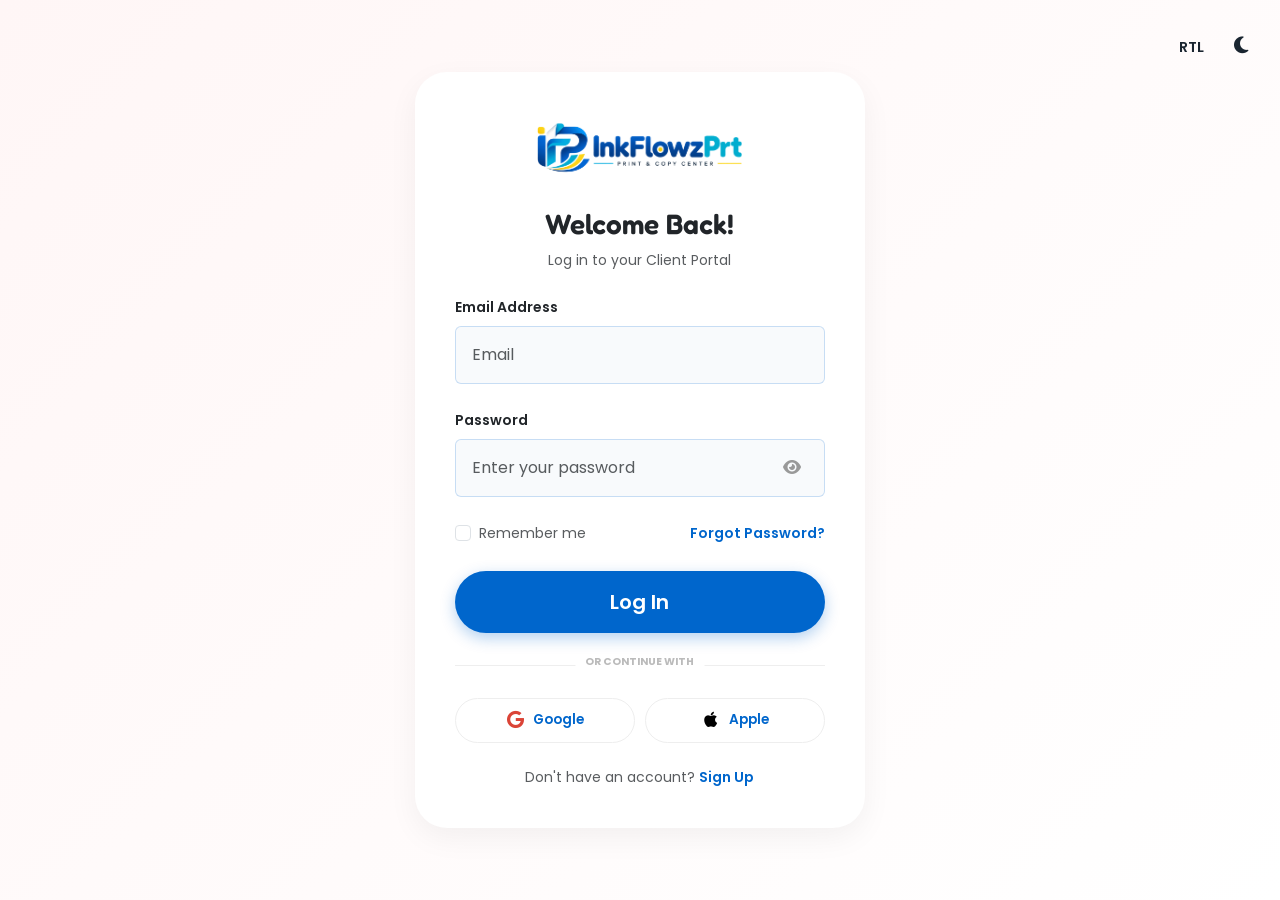
<file: login.html>
<!DOCTYPE html>
<html lang="en">

<head>
    <meta charset="UTF-8">
    <meta name="viewport" content="width=device-width, initial-scale=1.0">
    <title>Login | InkFlowzPrt Customer Portal</title>
    <meta name="description"
        content="Log in to your InkFlowzPrt account to upload artwork, check job progress, order visiting cards, banners, flyers, and brochures, and manage repeat print orders.">
    <meta name="keywords"
        content="print shop login, InkFlowzPrt customer portal, upload artwork, monitor print progress, print job tracking, business cards print, banner order, brochure printing login">
    <link rel="icon" type="image/png" href="favicon.png">
    <!-- Bootstrap 5 CSS -->
    <link href="https://cdn.jsdelivr.net/npm/bootstrap@5.3.0/dist/css/bootstrap.min.css" rel="stylesheet">
    <!-- Font Awesome -->
    <link rel="stylesheet" href="https://cdnjs.cloudflare.com/ajax/libs/font-awesome/6.4.0/css/all.min.css">
    <!-- Custom CSS -->
    <link rel="stylesheet" href="css/style.css">
    <script>
        if (localStorage.getItem('theme') === 'dark') document.documentElement.setAttribute('data-theme', 'dark');
        if (localStorage.getItem('rtl') === 'true') document.documentElement.setAttribute('dir', 'rtl');
    </script>
</head>

<body>
    <div class="auth-nav-icons">
        <span id="rtl-toggle" class="nav-icon fw-bold me-2" title="Toggle RTL" style="font-size: 0.9rem; width: 32px; display: inline-block; text-align: center;">
            RTL
        </span>
        <span id="theme-toggle" class="nav-icon" title="Toggle Theme">
            <i class="fas fa-moon"></i>
        </span>
    </div>

    <div class="auth-page-wrapper position-relative">


        <div class="container">
            <div class="row justify-content-center">
                <div class="col-lg-5 col-md-8 col-sm-11">
                    <div class="card auth-card p-4">
                        <div class="card-body">
                            <a href="index.html" class="auth-logo d-block text-center mb-3">
                                <img src="img/logo1.png" alt="InkFlowzPrt" class="brand-logo-img auth-logo-img">
                            </a>

                            <div class="text-center mb-4">
                                <h1 class="h3 fw-bold font-heading">Welcome Back!</h1>
                                <p class="text-muted small">Log in to your Client Portal</p>
                            </div>

                            <form action="dashboard.html" class="needs-validation" novalidate>
                                <div class="mb-4">
                                    <label for="email" class="form-label fw-bold small">Email Address</label>
                                    <input type="email" class="form-control p-3 bg-light border-0" id="email"
                                        placeholder="Email" required>
                                </div>
                                <div class="mb-4">
                                    <label for="password" class="form-label fw-bold small">Password</label>
                                    <div class="password-field">
                                        <input type="password" class="form-control p-3 bg-light border-0" id="password"
                                            placeholder="Enter your password" required>
                                        <span class="toggle-password">
                                            <i class="fas fa-eye"></i>
                                        </span>
                                    </div>
                                </div>
                                <div class="mb-4 remember-forgot-row">
                                    <div class="form-check">
                                        <input type="checkbox" class="form-check-input" id="remember">
                                        <label class="form-check-label text-muted small" for="remember">Remember
                                            me</label>
                                    </div>
                                    <a href="#" class="text-primary small fw-bold text-decoration-none">Forgot
                                        Password?</a>
                                </div>
                                <div class="d-grid gap-2 mt-4">
                                    <button class="btn btn-primary-custom btn-lg rounded-pill py-3" type="submit">Log
                                        In</button>
                                </div>
                            </form>

                            <div class="social-auth-btns">
                                <a href="#" class="btn-social btn-google">
                                    <i class="fab fa-google"></i> Google
                                </a>
                                <a href="#" class="btn-social btn-apple">
                                    <i class="fab fa-apple"></i> Apple
                                </a>
                            </div>

                            <div class="text-center mt-4">
                                <p class="text-muted small mb-0">Don't have an account? <a href="signup.html"
                                        class="text-primary fw-bold text-decoration-none">Sign Up</a></p>
                            </div>
                        </div>
                    </div>
                </div>
            </div>
        </div>
    </div>

    <!-- Scripts -->
    <script src="https://cdn.jsdelivr.net/npm/bootstrap@5.3.0/dist/js/bootstrap.bundle.min.js"></script>
    <script src="js/loader.js"></script>
    <script src="js/auth.js"></script>
    <script src="js/main.js"></script>
</body>

</html>
</file>
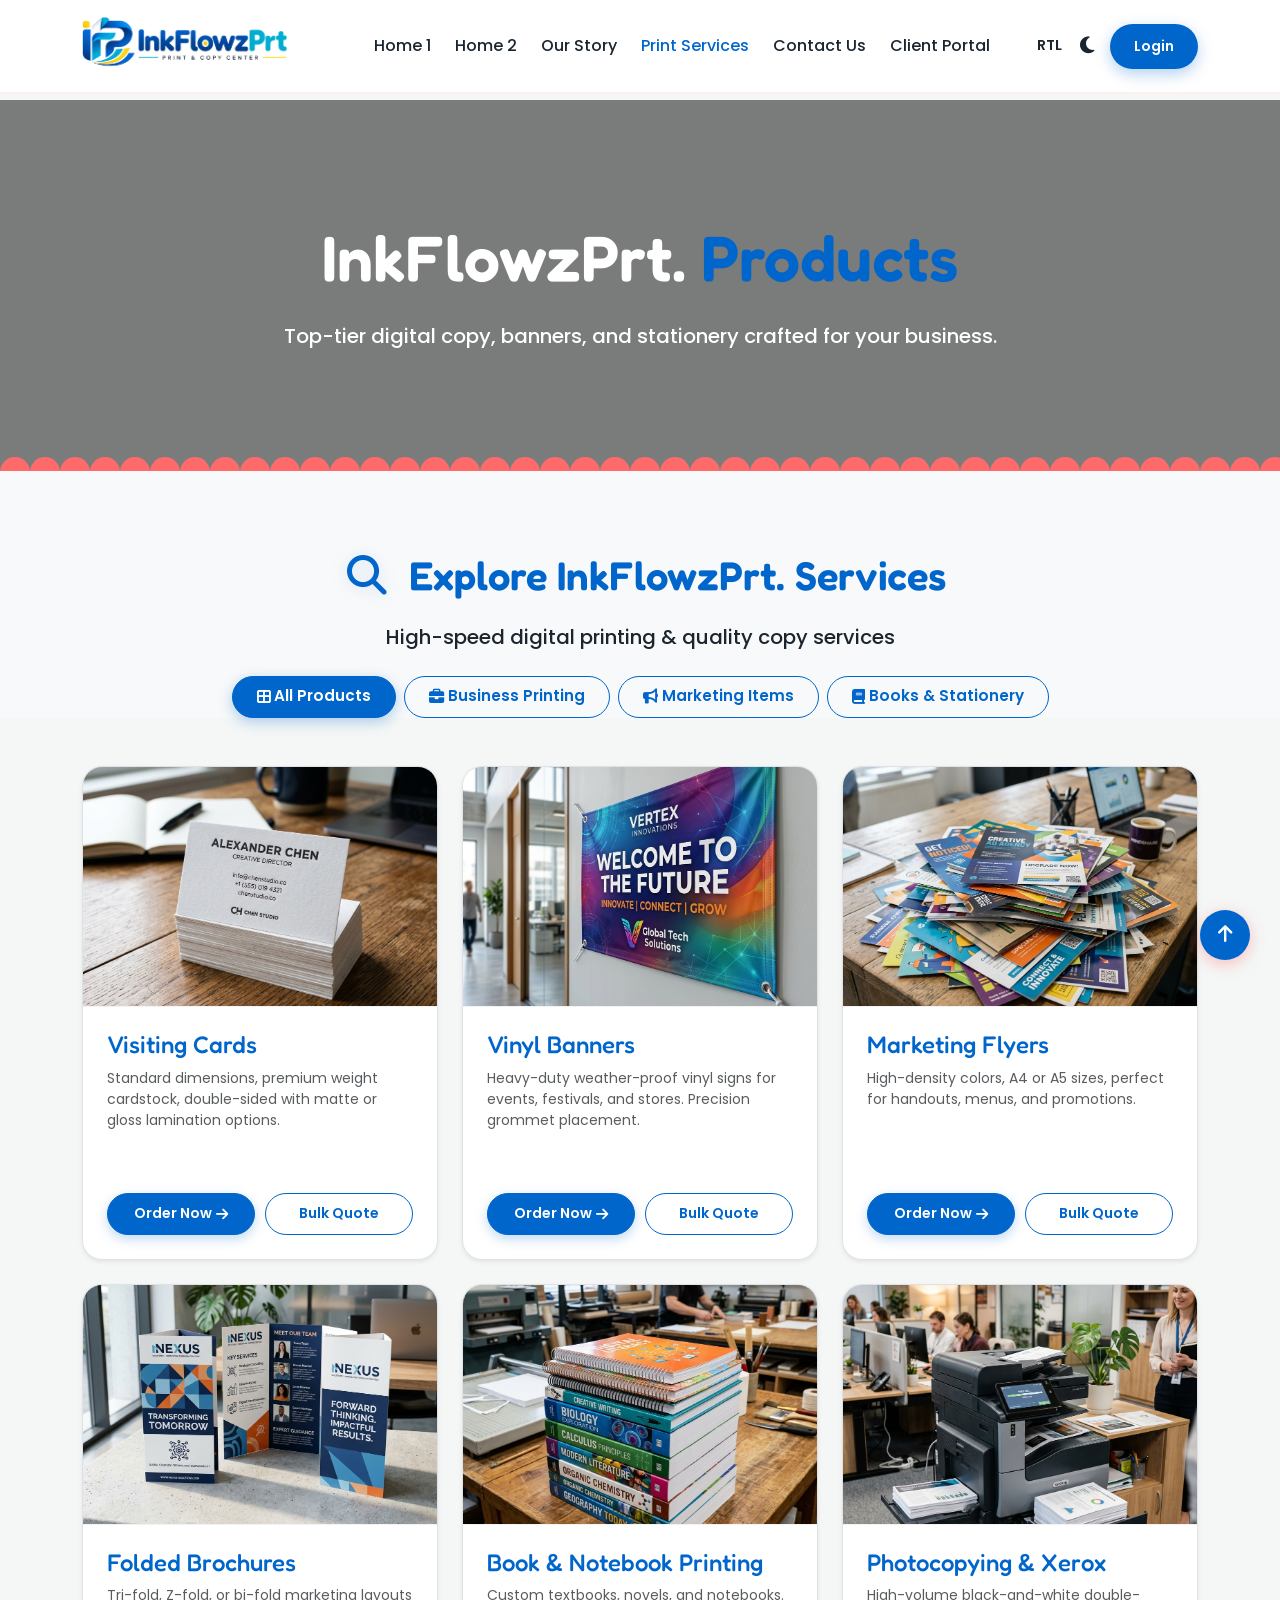
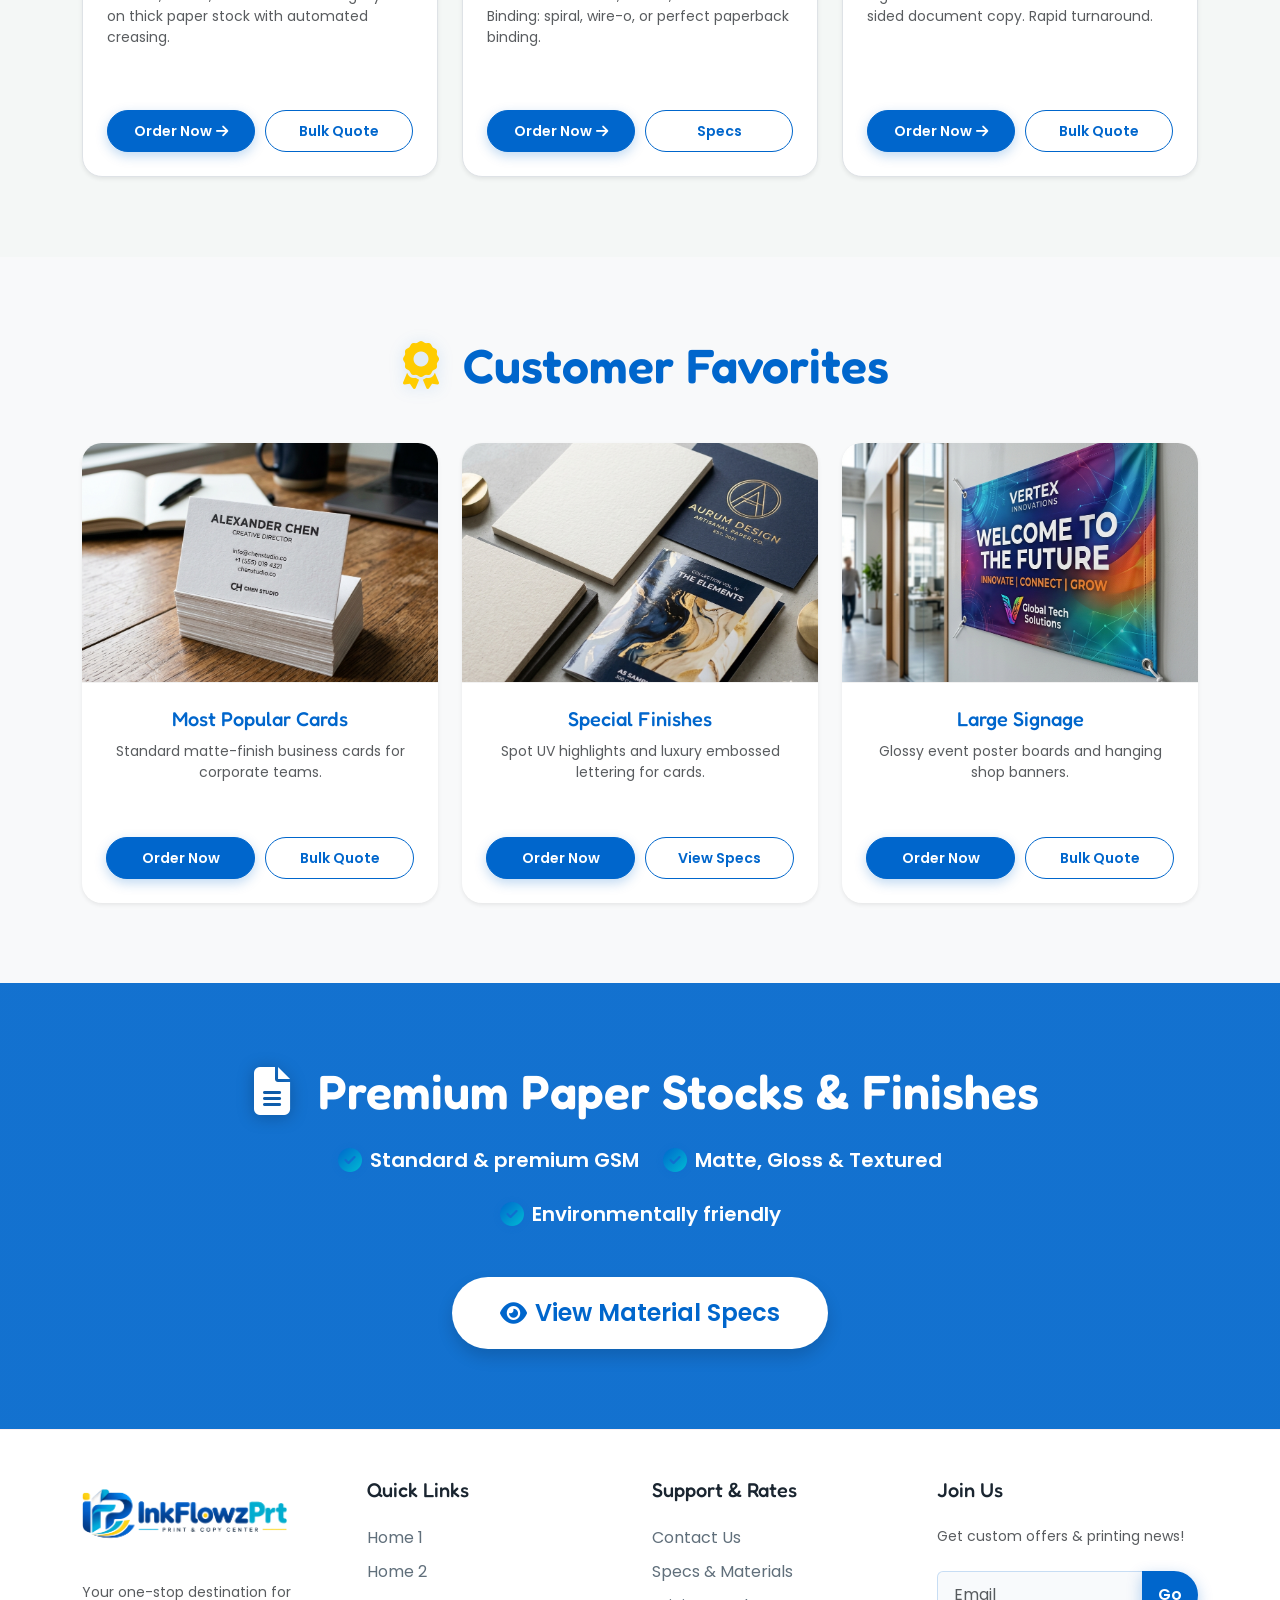
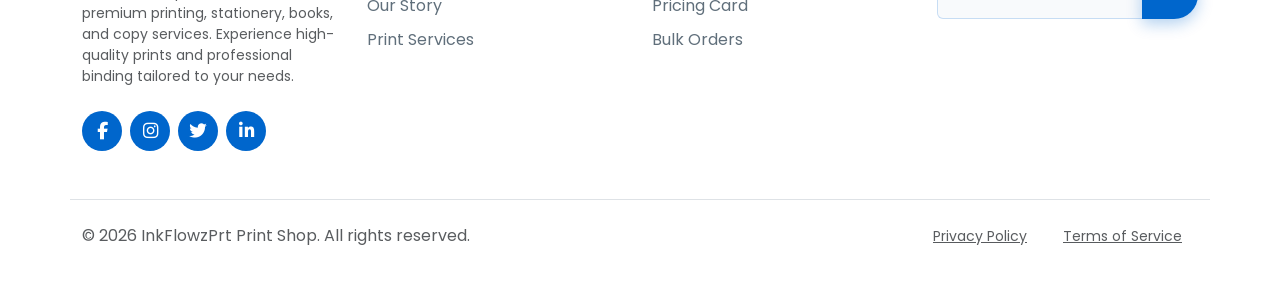
<file: services.html>
<!DOCTYPE html>
<html lang="en">

<head>
    <meta charset="UTF-8">
    <meta name="viewport" content="width=device-width, initial-scale=1.0">
    <title>Products & Services | InkFlowzPrt Print Shop</title>
    <meta name="description"
        content="Explore our high-quality printing services. From custom business visiting cards and banners to brochures, flyers, textbooks, and office stationery.">
    <meta name="keywords"
        content="business cards print, vinyl banners, flyers printing, brochures, bookstore, copy center products, xerox options">
    <link rel="icon" type="image/png" href="favicon.png">
    <!-- Bootstrap 5 CSS -->
    <link href="https://cdn.jsdelivr.net/npm/bootstrap@5.3.0/dist/css/bootstrap.min.css" rel="stylesheet">
    <!-- Font Awesome -->
    <link rel="stylesheet" href="https://cdnjs.cloudflare.com/ajax/libs/font-awesome/6.4.0/css/all.min.css">
    <!-- Custom CSS -->
    <link rel="stylesheet" href="css/style.css">
    <script>
        if (localStorage.getItem('theme') === 'dark') document.documentElement.setAttribute('data-theme', 'dark');
        if (localStorage.getItem('rtl') === 'true') document.documentElement.setAttribute('dir', 'rtl');
    </script>
</head>

<body>
    <div id="header-placeholder"></div>

    <!-- Flavors Hero -->
    <section class="hero-section text-center text-white position-relative"
        style="background: linear-gradient(rgba(0,0,0,0.5), rgba(0,0,0,0.5)), url('https://images.unsplash.com/photo-1562654501-a0ccc0fc3fb1?q=80&w=1600&auto=format&fit=crop') center/cover no-repeat;">

        <div class="container h-100 d-flex flex-column justify-content-center align-items-center">
            <h1 class="display-3 fw-bold mb-4 font-heading fade-in-up">InkFlowzPrt. <span class="text-primary-custom"
                    style="color: var(--primary-color) !important;">Products</span></h1>
            <p class="lead mb-0 fade-in-up">Top-tier digital copy, banners, and stationery crafted for your business.</p>
        </div>
        <div class="hero-divider hero-divider-pink"></div>
    </section>

    <!-- Page Header & Filters -->
    <section class="section-padding bg-light pb-0">
        <div class="container text-center">
            <div class="section-title mb-4">
                <h2 class="display-5 font-heading" style="color: var(--primary-color);"><i class="fas fa-search me-2"></i> Explore InkFlowzPrt. Services</h2>
                <p class="lead fw-bold mb-2">High-speed digital printing & quality copy services</p>
            </div>

            <!-- Filter Tabs -->
            <div class="d-flex justify-content-center flex-wrap gap-2 mb-5 filter-tabs-container">
                <button class="btn btn-outline-primary filter-btn active px-4 rounded-pill" data-filter="all">
                    <i class="fas fa-border-all me-1"></i> All Products
                </button>
                <button class="btn btn-outline-primary filter-btn px-4 rounded-pill" data-filter="business">
                    <i class="fas fa-briefcase me-1"></i> Business Printing
                </button>
                <button class="btn btn-outline-primary filter-btn px-4 rounded-pill" data-filter="marketing">
                    <i class="fas fa-bullhorn me-1"></i> Marketing Items
                </button>
                <button class="btn btn-outline-primary filter-btn px-4 rounded-pill" data-filter="stationery">
                    <i class="fas fa-book me-1"></i> Books & Stationery
                </button>
            </div>
        </div>
    </section>

    <!-- Flavor Cards Grid -->
    <section class="section-padding pt-0">
        <div class="container">
            <div class="row g-4" id="flavor-grid">
                <!-- Visiting Cards -->
                <div class="col-lg-4 col-md-6 col-sm-12 flavor-card" data-category="business">
                    <div class="ice-cream-card position-relative overflow-hidden card-h-100 shadow-sm border border-opacity-10">
                        <a href="dashboard.html" class="d-block overflow-hidden position-relative">
                            <img src="img/visiting_cards.png"
                                alt="Visiting Cards" class="scoop-trigger" style="cursor: pointer; height: 240px; object-fit: cover; width: 100%; transition: transform 0.3s ease;">
                            <div class="pour-container"></div>
                        </a>
                        <div class="card-body p-4 d-flex flex-column">
                            <h4 class="card-title mb-2"><a href="dashboard.html" class="text-decoration-none text-primary">Visiting Cards</a></h4>
                            <p class="text-muted flex-grow-1 small">Standard dimensions, premium weight cardstock, double-sided with matte or gloss lamination options.</p>
                            <div class="pt-3 card-btn-group">
                                <a href="dashboard.html" class="btn btn-service-primary">Order Now <i class="fas fa-arrow-right ms-1"></i></a>
                                <a href="bulk-orders.html" class="btn btn-service-outline">Bulk Quote</a>
                            </div>
                        </div>
                    </div>
                </div>
                <!-- Vinyl Banners -->
                <div class="col-lg-4 col-md-6 col-sm-12 flavor-card" data-category="business">
                    <div class="ice-cream-card position-relative overflow-hidden card-h-100 shadow-sm border border-opacity-10">
                        <a href="dashboard.html" class="d-block overflow-hidden position-relative">
                            <img src="img/vinyl_banners.png"
                                alt="Banners" class="scoop-trigger" style="cursor: pointer; height: 240px; object-fit: cover; width: 100%; transition: transform 0.3s ease;">
                            <div class="pour-container"></div>
                        </a>
                        <div class="card-body p-4 d-flex flex-column">
                            <h4 class="card-title mb-2"><a href="dashboard.html" class="text-decoration-none text-primary">Vinyl Banners</a></h4>
                            <p class="text-muted flex-grow-1 small">Heavy-duty weather-proof vinyl signs for events, festivals, and stores. Precision grommet placement.</p>
                            <div class="pt-3 card-btn-group">
                                <a href="dashboard.html" class="btn btn-service-primary">Order Now <i class="fas fa-arrow-right ms-1"></i></a>
                                <a href="bulk-orders.html" class="btn btn-service-outline">Bulk Quote</a>
                            </div>
                        </div>
                    </div>
                </div>
                <!-- Marketing Flyers -->
                <div class="col-lg-4 col-md-6 col-sm-12 flavor-card" data-category="marketing">
                    <div class="ice-cream-card position-relative overflow-hidden card-h-100 shadow-sm border border-opacity-10">
                        <a href="dashboard.html" class="d-block overflow-hidden position-relative">
                            <img src="img/marketing_flyers.png"
                                alt="Flyers" class="scoop-trigger" style="cursor: pointer; height: 240px; object-fit: cover; width: 100%; transition: transform 0.3s ease;">
                            <div class="pour-container"></div>
                        </a>
                        <div class="card-body p-4 d-flex flex-column">
                            <h4 class="card-title mb-2"><a href="dashboard.html" class="text-decoration-none text-primary">Marketing Flyers</a></h4>
                            <p class="text-muted flex-grow-1 small">High-density colors, A4 or A5 sizes, perfect for handouts, menus, and promotions.</p>
                            <div class="pt-3 card-btn-group">
                                <a href="dashboard.html" class="btn btn-service-primary">Order Now <i class="fas fa-arrow-right ms-1"></i></a>
                                <a href="bulk-orders.html" class="btn btn-service-outline">Bulk Quote</a>
                            </div>
                        </div>
                    </div>
                </div>
                <!-- Folded Brochures -->
                <div class="col-lg-4 col-md-6 col-sm-12 flavor-card" data-category="marketing">
                    <div class="ice-cream-card position-relative overflow-hidden card-h-100 shadow-sm border border-opacity-10">
                        <a href="dashboard.html" class="d-block overflow-hidden position-relative">
                            <img src="img/folded_brochures.png"
                                alt="Brochures" class="scoop-trigger" style="cursor: pointer; height: 240px; object-fit: cover; width: 100%; transition: transform 0.3s ease;">
                            <div class="pour-container"></div>
                        </a>
                        <div class="card-body p-4 d-flex flex-column">
                            <h4 class="card-title mb-2"><a href="dashboard.html" class="text-decoration-none text-primary">Folded Brochures</a></h4>
                            <p class="text-muted flex-grow-1 small">Tri-fold, Z-fold, or bi-fold marketing layouts on thick paper stock with automated creasing.</p>
                            <div class="pt-3 card-btn-group">
                                <a href="dashboard.html" class="btn btn-service-primary">Order Now <i class="fas fa-arrow-right ms-1"></i></a>
                                <a href="bulk-orders.html" class="btn btn-service-outline">Bulk Quote</a>
                            </div>
                        </div>
                    </div>
                </div>
                <!-- Book Printing -->
                <div class="col-lg-4 col-md-6 col-sm-12 flavor-card" data-category="stationery">
                    <div class="ice-cream-card position-relative overflow-hidden card-h-100 shadow-sm border border-opacity-10">
                        <a href="dashboard.html" class="d-block overflow-hidden position-relative">
                            <img src="img/book_printing.png"
                                alt="Books" class="scoop-trigger" style="cursor: pointer; height: 240px; object-fit: cover; width: 100%; transition: transform 0.3s ease;">
                            <div class="pour-container"></div>
                        </a>
                        <div class="card-body p-4 d-flex flex-column">
                            <h4 class="card-title mb-2"><a href="dashboard.html" class="text-decoration-none text-primary">Book & Notebook Printing</a></h4>
                            <p class="text-muted flex-grow-1 small">Custom textbooks, novels, and notebooks. Binding: spiral, wire-o, or perfect paperback binding.</p>
                            <div class="pt-3 card-btn-group">
                                <a href="dashboard.html" class="btn btn-service-primary">Order Now <i class="fas fa-arrow-right ms-1"></i></a>
                                <a href="specifications.html" class="btn btn-service-outline">Specs</a>
                            </div>
                        </div>
                    </div>
                </div>
                <!-- Photocopying & Xerox -->
                <div class="col-lg-4 col-md-6 col-sm-12 flavor-card" data-category="stationery">
                    <div class="ice-cream-card position-relative overflow-hidden card-h-100 shadow-sm border border-opacity-10">
                        <a href="dashboard.html" class="d-block overflow-hidden position-relative">
                            <img src="img/xerox_copy.png"
                                alt="Xerox" class="scoop-trigger" style="cursor: pointer; height: 240px; object-fit: cover; width: 100%; transition: transform 0.3s ease;">
                            <div class="pour-container"></div>
                        </a>
                        <div class="card-body p-4 d-flex flex-column">
                            <h4 class="card-title mb-2"><a href="dashboard.html" class="text-decoration-none text-primary">Photocopying & Xerox</a></h4>
                            <p class="text-muted flex-grow-1 small">High-volume black-and-white double-sided document copy. Rapid turnaround.</p>
                            <div class="pt-3 card-btn-group">
                                <a href="dashboard.html" class="btn btn-service-primary">Order Now <i class="fas fa-arrow-right ms-1"></i></a>
                                <a href="bulk-orders.html" class="btn btn-service-outline">Bulk Quote</a>
                            </div>
                        </div>
                    </div>
                </div>
            </div>
        </div>
    </section>

    <!-- Section: Customer Favorites -->
    <section class="section-padding bg-light">
        <div class="container text-center">
            <h2 class="display-5 font-heading mb-5" style="color: var(--primary-color);"><i class="fas fa-award me-2" style="color: var(--secondary-color);"></i> Customer Favorites</h2>
            <div class="row g-4">
                <div class="col-lg-4 col-md-6 col-sm-12">
                    <div class="ice-cream-card border-0 shadow-sm position-relative overflow-hidden card-h-100">
                        <a href="bulk-orders.html" class="d-block overflow-hidden">
                            <img src="img/visiting_cards.png"
                                class="card-img-top scoop-trigger" alt="Most Popular" style="cursor: pointer; height: 240px; object-fit: cover;">
                            <div class="pour-container"></div>
                        </a>
                        <div class="card-body p-4 d-flex flex-column align-items-center">
                            <h5 class="card-title fw-bold"><a href="bulk-orders.html" class="text-decoration-none text-primary">Most Popular Cards</a></h5>
                            <p class="text-muted small flex-grow-1">Standard matte-finish business cards for corporate teams.</p>
                            <div class="pt-2 card-btn-group">
                                <a href="dashboard.html" class="btn btn-service-primary">Order Now</a>
                                <a href="bulk-orders.html" class="btn btn-service-outline">Bulk Quote</a>
                            </div>
                        </div>
                    </div>
                </div>
                <div class="col-lg-4 col-md-6 col-sm-12">
                    <div class="ice-cream-card border-0 shadow-sm position-relative overflow-hidden card-h-100">
                        <a href="specifications.html" class="d-block overflow-hidden">
                            <img src="img/printing_materials.png"
                                class="card-img-top scoop-trigger" alt="Designer Special" style="cursor: pointer; height: 240px; object-fit: cover;">
                            <div class="pour-container"></div>
                        </a>
                        <div class="card-body p-4 d-flex flex-column align-items-center">
                            <h5 class="card-title fw-bold"><a href="specifications.html" class="text-decoration-none text-primary">Special Finishes</a></h5>
                            <p class="text-muted small flex-grow-1">Spot UV highlights and luxury embossed lettering for cards.</p>
                            <div class="pt-2 card-btn-group">
                                <a href="dashboard.html" class="btn btn-service-primary">Order Now</a>
                                <a href="specifications.html" class="btn btn-service-outline">View Specs</a>
                            </div>
                        </div>
                    </div>
                </div>
                <div class="col-lg-4 col-md-6 col-sm-12">
                    <div class="ice-cream-card border-0 shadow-sm position-relative overflow-hidden card-h-100">
                        <a href="bulk-orders.html" class="d-block overflow-hidden">
                            <img src="img/vinyl_banners.png"
                                class="card-img-top scoop-trigger" alt="Seasonal Hit" style="cursor: pointer; height: 240px; object-fit: cover;">
                            <div class="pour-container"></div>
                        </a>
                        <div class="card-body p-4 d-flex flex-column align-items-center">
                            <h5 class="card-title fw-bold"><a href="bulk-orders.html" class="text-decoration-none text-primary">Large Signage</a></h5>
                            <p class="text-muted small flex-grow-1">Glossy event poster boards and hanging shop banners.</p>
                            <div class="pt-2 card-btn-group">
                                <a href="dashboard.html" class="btn btn-service-primary">Order Now</a>
                                <a href="bulk-orders.html" class="btn btn-service-outline">Bulk Quote</a>
                            </div>
                        </div>
                    </div>
                </div>
            </div>
        </div>
    </section>

    <!-- Section: Ingredients CTA -->
    <section class="section-padding text-white text-center"
        style="background: linear-gradient(rgba(0, 102, 204, 0.92), rgba(0, 102, 204, 0.92)), url('https://images.unsplash.com/photo-1506880018603-83d5b814b5a6?q=80&w=1600&auto=format&fit=crop') center/cover no-repeat;">
        <div class="container">
            <h2 class="display-5 font-heading mb-4 text-white"><i class="fas fa-file-alt me-3" style="color: #ffffff; filter: drop-shadow(0 2px 8px rgba(0, 0, 0, 0.25));"></i> Premium Paper Stocks & Finishes</h2>
            <div class="row justify-content-center mb-5">
                <div class="col-md-8">
                    <div class="d-flex flex-wrap justify-content-center gap-4 lead">
                        <span class="d-flex align-items-center text-white fw-bold"><i class="fas fa-check-circle me-2 fs-4" style="color: #ffffff;"></i> Standard & premium GSM</span>
                        <span class="d-flex align-items-center text-white fw-bold"><i class="fas fa-check-circle me-2 fs-4" style="color: #ffffff;"></i> Matte, Gloss & Textured</span>
                        <span class="d-flex align-items-center text-white fw-bold"><i class="fas fa-check-circle me-2 fs-4" style="color: #ffffff;"></i> Environmentally friendly</span>
                    </div>
                </div>
            </div>
            <a href="specifications.html"
                class="btn btn-lg bg-white text-primary border-0 fw-bold px-5 rounded-pill shadow icon-bounce">
                <i class="fas fa-eye me-2"></i> View Material Specs
            </a>
        </div>
    </section>

    <!-- Footer (Same as index) -->
    <div id="footer-placeholder"></div>

    <!-- Bootstrap 5 JS Bundle -->
    <script src="https://cdn.jsdelivr.net/npm/bootstrap@5.3.0/dist/js/bootstrap.bundle.min.js"></script>
    <!-- Common Components JS -->
    <script src="js/loader.js"></script>
    <script src="js/header.js"></script>
    <script src="js/footer.js"></script>
    <!-- Custom JS -->
    <script src="js/main.js"></script>
</body>

</html>
</file>
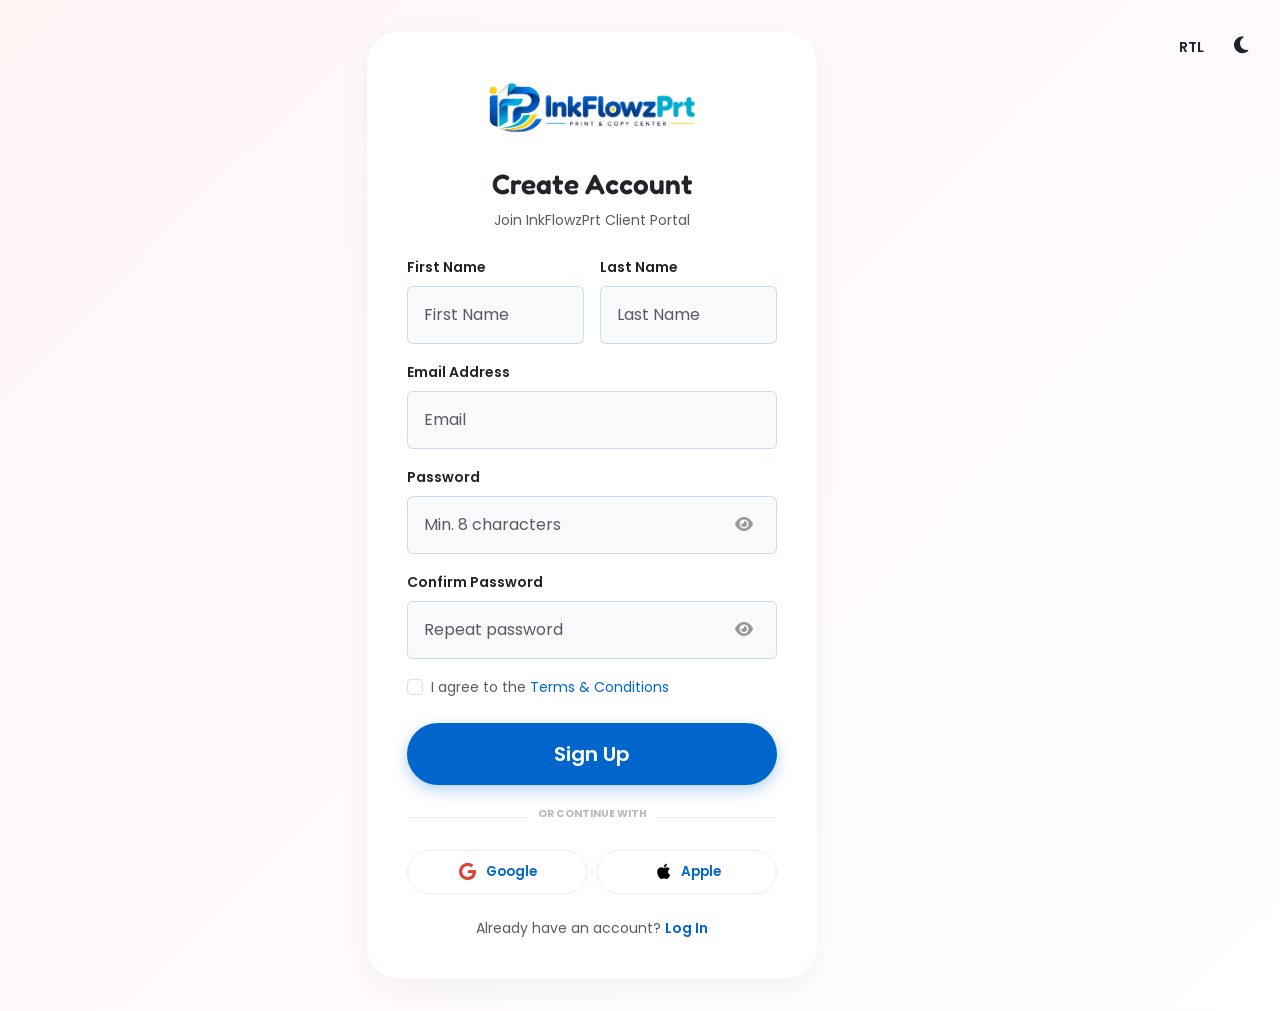
<file: signup.html>
<!DOCTYPE html>
<html lang="en">

<head>
    <meta charset="UTF-8">
    <meta name="viewport" content="width=device-width, initial-scale=1.0">
    <title>Sign Up | Create InkFlowzPrt Account</title>
    <meta name="description"
        content="Sign up for InkFlowzPrt. Create a free client account to submit printing artwork, track banner and brochure orders, and easily place repeat print jobs.">
    <meta name="keywords"
        content="print shop signup, create print account, upload printing files, copy center account registration, visiting cards print signup">
    <link rel="icon" type="image/png" href="favicon.png">
    <!-- Bootstrap 5 CSS -->
    <link href="https://cdn.jsdelivr.net/npm/bootstrap@5.3.0/dist/css/bootstrap.min.css" rel="stylesheet">
    <!-- Font Awesome -->
    <link rel="stylesheet" href="https://cdnjs.cloudflare.com/ajax/libs/font-awesome/6.4.0/css/all.min.css">
    <!-- Custom CSS -->
    <link rel="stylesheet" href="css/style.css">
    <script>
        if (localStorage.getItem('theme') === 'dark') document.documentElement.setAttribute('data-theme', 'dark');
        if (localStorage.getItem('rtl') === 'true') document.documentElement.setAttribute('dir', 'rtl');
    </script>
</head>

<body>
    <div class="auth-nav-icons">
        <span id="rtl-toggle" class="nav-icon fw-bold me-2" title="Toggle RTL" style="font-size: 0.9rem; width: 32px; display: inline-block; text-align: center;">
            RTL
        </span>
        <span id="theme-toggle" class="nav-icon" title="Toggle Theme">
            <i class="fas fa-moon"></i>
        </span>
    </div>

    <div class="auth-page-wrapper position-relative">


        <div class="container">
            <div class="row justify-content-center">
                <div class="col-lg-6 col-md-8 col-sm-11">
                    <div class="card auth-card p-4">
                        <div class="card-body">
                            <a href="index.html" class="auth-logo d-block text-center mb-3">
                                <img src="img/logo1.png" alt="InkFlowzPrt" class="brand-logo-img auth-logo-img">
                            </a>

                            <div class="text-center mb-4">
                                <h1 class="h3 fw-bold font-heading">Create Account</h1>
                                <p class="text-muted small">Join InkFlowzPrt Client Portal</p>
                            </div>

                            <form action="dashboard.html" class="needs-validation" novalidate>
                                <div class="row g-3 mb-3">
                                    <div class="col-md-6">
                                        <label for="firstname" class="form-label fw-bold small">First Name</label>
                                        <input type="text" class="form-control p-3 bg-light border-0" id="firstname"
                                            placeholder="First Name" required>
                                    </div>
                                    <div class="col-md-6">
                                        <label for="lastname" class="form-label fw-bold small">Last Name</label>
                                        <input type="text" class="form-control p-3 bg-light border-0" id="lastname"
                                            placeholder="Last Name" required>
                                    </div>
                                </div>
                                <div class="mb-3">
                                    <label for="email" class="form-label fw-bold small">Email Address</label>
                                    <input type="email" class="form-control p-3 bg-light border-0" id="email"
                                        placeholder="Email" required>
                                </div>
                                <div class="mb-3">
                                    <label for="password" class="form-label fw-bold small">Password</label>
                                    <div class="password-field">
                                        <input type="password" class="form-control p-3 bg-light border-0" id="password"
                                            placeholder="Min. 8 characters" required>
                                        <span class="toggle-password">
                                            <i class="fas fa-eye"></i>
                                        </span>
                                    </div>
                                </div>
                                <div class="mb-3">
                                    <label for="confirm-password" class="form-label fw-bold small">Confirm
                                        Password</label>
                                    <div class="password-field">
                                        <input type="password" class="form-control p-3 bg-light border-0"
                                            id="confirm-password" placeholder="Repeat password" required>
                                        <span class="toggle-password">
                                            <i class="fas fa-eye"></i>
                                        </span>
                                    </div>
                                </div>
                                <div class="mb-3 form-check">
                                    <input type="checkbox" class="form-check-input" id="terms" required>
                                    <label class="form-check-label text-muted small" for="terms">I agree to the <a
                                            href="#" class="text-decoration-none">Terms & Conditions</a></label>
                                </div>
                                <div class="d-grid gap-2 mt-4">
                                    <button class="btn btn-primary-custom btn-lg rounded-pill py-3" type="submit">Sign
                                        Up</button>
                                </div>
                            </form>

                            <div class="social-auth-btns">
                                <a href="#" class="btn-social btn-google">
                                    <i class="fab fa-google"></i> Google
                                </a>
                                <a href="#" class="btn-social btn-apple">
                                    <i class="fab fa-apple"></i> Apple
                                </a>
                            </div>

                            <div class="text-center mt-4">
                                <p class="text-muted small mb-0">Already have an account? <a href="login.html"
                                        class="text-primary fw-bold text-decoration-none">Log In</a></p>
                            </div>
                        </div>
                    </div>
                </div>
            </div>
        </div>
    </div>

    <!-- Scripts -->
    <script src="https://cdn.jsdelivr.net/npm/bootstrap@5.3.0/dist/js/bootstrap.bundle.min.js"></script>
    <script src="js/loader.js"></script>
    <script src="js/auth.js"></script>
    <script src="js/main.js"></script>
</body>

</html>
</file>
<file: css/style.css>
@import url('https://fonts.googleapis.com/css2?family=Baloo+2:wght@400..800&family=Fredoka:wght@300..700&family=Nunito:ital,wght@0,200..1000;1,200..1000&family=Poppins:ital,wght@0,100;0,200;0,300;0,400;0,500;0,600;0,700;0,800;0,900;1,100;1,200;1,300;1,400;1,500;1,600;1,700;1,800;1,900&display=swap');

:root {
    --primary-color: #0066cc;
    /* Ink Blue */
    --secondary-color: #ffcc00;
    /* Highlight Yellow */
    --accent-color: #00bcd4;
    /* Cyan Ink */
    --bg-light: #f4f7f6;
    --text-dark: #1a2530;
    --text-muted: #606f7b;
    --white: #ffffff;

    --heading-font: 'Fredoka', 'Baloo 2', cursive;
    --body-font: 'Poppins', 'Nunito', sans-serif;

    --transition-speed: 0.3s;
    --border-radius: 20px;
    --shadow: 0 10px 30px rgba(0, 0, 0, 0.08);
    --shadow-hover: 0 15px 40px rgba(0, 0, 0, 0.12);
}

[data-theme="dark"] {
    --bg-light: #121820;
    --text-dark: #f5f7fa;
    --text-muted: #a0aec0;
    --white: #1a222d;
    --secondary-color: #e0b400;
    /* Darker yellow for better contrast */
    --shadow: 0 10px 30px rgba(0, 0, 0, 0.4);
    --shadow-hover: 0 15px 40px rgba(0, 0, 0, 0.5);
}

[data-theme="dark"] .btn-primary,
[data-theme="dark"] .btn-primary-custom,
[data-theme="dark"] .btn-primary-custom:hover,
[data-theme="dark"] .social-icons .btn-primary-custom,
[data-theme="dark"] .social-icons a {
    color: #ffffff !important;
}

[data-theme="dark"] .accordion-button::after {
    filter: invert(1) brightness(2);
}

[data-theme="dark"] .btn-outline-danger {
    color: #ff6b8b;
    border-color: #ff6b8b;
}

[data-theme="dark"] .btn-outline-danger:hover,
[data-theme="dark"] .btn-outline-danger.active {
    background-color: #ff6b8b !important;
    border-color: #ff6b8b !important;
    color: #ffffff !important;
}

/* Global Bootstrap Overrides */
.text-primary {
    color: var(--primary-color) !important;
}

.bg-primary {
    background-color: var(--primary-color) !important;
}

.border-primary {
    border-color: var(--primary-color) !important;
}

.btn-primary {
    background-color: var(--primary-color);
    border-color: var(--primary-color);
}

.btn-primary:hover,
.btn-primary:active,
.btn-primary:focus {
    background-color: #0052a3 !important;
    border-color: #0052a3 !important;
}

.btn-outline-primary {
    color: var(--primary-color);
    border-color: var(--primary-color);
}

.btn-outline-primary:hover,
.btn-outline-primary:active,
.btn-outline-primary:focus {
    background-color: var(--primary-color) !important;
    border-color: var(--primary-color) !important;
    color: #ffffff !important;
}

.form-control:focus {
    border-color: var(--primary-color);
    box-shadow: 0 0 0 0.25rem rgba(0, 102, 204, 0.25);
}

html, body {
    overflow-x: hidden;
    max-width: 100vw;
}

body {
    font-family: var(--body-font);
    background-color: var(--bg-light);
    color: var(--text-dark);
    margin: 0;
    padding-top: 100px;
    /* Fixed navbar offset */
}

/* Global Bootstrap .fw-bold override */
.fw-bold, .fw-bolder {
    font-weight: 550 !important;
}

/* Main Headings (h1, h2, h3): Maintained up to 600 font-weight */
h1, h2, h3,
.h1, .h2, .h3,
h1.fw-bold, h2.fw-bold, h3.fw-bold,
h1 .fw-bold, h2 .fw-bold, h3 .fw-bold,
.display-1, .display-2, .display-3, .display-4, .display-5, .display-6,
.hero-content h1, .section-title h1, .section-title h2, .section-title h3 {
    font-family: var(--heading-font);
    font-weight: 600 !important;
}

/* Subheadings & Section Subtitles (h4, h5, h6, card titles): Maintained strictly between 400-550 (500) */
h4, h5, h6,
.h4, .h5, .h6,
h4.fw-bold, h5.fw-bold, h6.fw-bold,
h4 .fw-bold, h5 .fw-bold, h6 .fw-bold,
.card-title, .card-title.fw-bold, .card-title .fw-bold,
.section-title h4, .section-title h5, .section-title h6,
.team-member h4, .team-member h4.fw-bold {
    font-family: var(--heading-font);
    font-weight: 500 !important;
}

/* Lead Subtitles & Descriptive Text: Maintained between 400-550 (450) */
.lead, p.lead, p.lead.fw-bold, .lead.fw-bold,
.subheading, .subtitle, .section-subtitle {
    font-weight: 450 !important;
}

/* Animations */
@keyframes fadeInUp {
    from {
        opacity: 0;
        transform: translateY(30px);
    }

    to {
        opacity: 1;
        transform: translateY(0);
    }
}

.fade-in-up {
    animation: fadeInUp 0.8s ease-out forwards;
}

/* Custom Components */
.btn-primary-custom {
    background-color: var(--primary-color);
    border: none;
    color: var(--white);
    padding: 12px 30px;
    border-radius: 50px;
    font-weight: 600;
    transition: transform var(--transition-speed), background-color var(--transition-speed);
    box-shadow: 0 5px 15px rgba(0, 102, 204, 0.3);
}

.btn-primary-custom:hover {
    background-color: #0052a3;
    transform: translateY(-3px);
    color: var(--white);
}

.input-group .btn-primary-custom:hover,
.input-group .btn-secondary-custom:hover,
.input-group .btn-accent-custom:hover {
    transform: none !important;
}

.btn-secondary-custom {
    background-color: var(--secondary-color);
    border: none;
    color: var(--text-dark);
    padding: 12px 30px;
    border-radius: 50px;
    font-weight: 600;
    transition: transform var(--transition-speed), background-color var(--transition-speed);
}

.btn-secondary-custom:hover {
    background-color: #e0b400;
    transform: translateY(-3px);
}

.btn-accent-custom {
    background-color: var(--accent-color);
    border: none;
    color: var(--white);
    padding: 12px 30px;
    border-radius: 50px;
    font-weight: 600;
    transition: transform var(--transition-speed), background-color var(--transition-speed);
}

.btn-accent-custom:hover {
    background-color: #00a0b5;
    transform: translateY(-3px);
    color: var(--white);
}

/* Custom Brand Utilities */
.bg-brand-subtle {
    background-color: #fff0f0 !important;
    /* Very light pink */
}

.text-brand {
    color: var(--primary-color) !important;
}

.card-h-100 {
    display: flex;
    flex-direction: column;
    height: 100%;
}

.card-h-100 .card-body {
    display: flex;
    flex-direction: column;
    flex-grow: 1;
}

.card-h-100 .card-text {
    flex-grow: 1;
}

/* Hero Contrast Overlay */
.hero-overlay-dark {
    background: rgba(0, 0, 0, 0.3);
}

@media (max-width: 768px) {
    .hero-overlay-dark {
        background: rgba(0, 0, 0, 0.45);
        /* Darker on mobile for better text contrast */
    }
}



/* Navbar */
.navbar {
    position: fixed !important;
    top: 0;
    left: 0;
    right: 0;
    background-color: rgba(255, 255, 255, 0.97);
    backdrop-filter: blur(12px);
    -webkit-backdrop-filter: blur(12px);
    padding: 6px 0;
    border-bottom: 2px solid rgba(255, 107, 107, 0.1);
    transition: padding 0.3s ease, box-shadow 0.3s ease, background-color 0.3s ease;
    z-index: 2000;
}

.navbar-toggler {
    color: var(--text-dark) !important;
    border: none !important;
    background: transparent !important;
    padding: 6px 12px;
    font-size: 1.5rem;
    outline: none !important;
    box-shadow: none !important;
    display: flex;
    align-items: center;
    justify-content: center;
    transition: color var(--transition-speed) ease;
}

.navbar-toggler:hover,
.navbar-toggler:focus {
    color: var(--primary-color) !important;
}

@media (max-width: 1199.98px) {
    .navbar-collapse {
        text-align: center;
        background: rgba(255, 255, 255, 0.98);
        border-radius: 12px;
        padding: 15px;
        margin-top: 10px;
        box-shadow: 0 10px 30px rgba(0, 0, 0, 0.1);
    }

    .navbar-nav.align-items-center {
        align-items: center !important;
    }

    .nav-link {
        padding: 12px 20px !important;
        font-size: 1.1rem;
        display: inline-block;
        width: 100%;
    }
}

.navbar-scrolled {
    padding: 6px 0 !important;
    box-shadow: 0 4px 20px rgba(255, 107, 107, 0.15) !important;
    background-color: rgba(255, 255, 255, 0.99) !important;
    border-bottom-color: rgba(255, 107, 107, 0.25) !important;
}

.navbar-brand, .auth-logo, .db-sidebar-logo {
    font-family: var(--heading-font);
    display: inline-flex;
    align-items: center;
    text-decoration: none;
    padding: 0 !important;
}

.brand-logo-img,
.footer-logo-img,
.auth-logo-img,
.sidebar-logo-img,
.navbar-scrolled .brand-logo-img {
    height: 80px !important;
    max-height: 80px !important;
    min-height: 80px !important;
    width: auto !important;
    object-fit: contain;
    object-position: left center;
    vertical-align: middle;
    transition: transform var(--transition-speed) ease;
}

[data-theme="dark"] .brand-logo-img,
[data-theme="dark"] .footer-logo-img,
[data-theme="dark"] .auth-logo-img,
[data-theme="dark"] .sidebar-logo-img {
    filter: none !important;
}

.navbar-brand:hover .brand-logo-img,
.auth-logo:hover .brand-logo-img,
.db-sidebar-logo:hover .brand-logo-img {
    transform: scale(1.04);
}

.nav-link {
    color: var(--text-dark) !important;
    font-weight: 500;
    padding: 10px 12px !important;
    transition: color var(--transition-speed);
    white-space: nowrap;
}

.nav-link:hover,
.nav-link.active {
    color: var(--primary-color) !important;
}

/* Dropdown item active/hover color = primary */
.dropdown-item.active,
.dropdown-item:active,
.dropdown-item:hover {
    background-color: rgba(255, 107, 107, 0.08) !important;
    color: var(--primary-color) !important;
}

/* Cards */
.ice-cream-card {
    border: none;
    border-radius: var(--border-radius);
    background: var(--white);
    box-shadow: var(--shadow);
    transition: transform var(--transition-speed), box-shadow var(--transition-speed);
    overflow: hidden;
    margin-bottom: 30px;
}

.ice-cream-card:hover {
    transform: translateY(-10px);
    box-shadow: var(--shadow-hover);
}

.ice-cream-card img {
    height: 250px;
    width: 100%;
    object-fit: cover;
    border-bottom: 1px solid rgba(0, 0, 0, 0.05);
    transition: transform var(--transition-speed);
}

.ice-cream-card:hover img {
    transform: scale(1.05);
}

.card-title {
    color: var(--primary-color);
    margin-bottom: 10px;
}

/* Custom Print Configurator Active Card Highlight */
#configurator-controls button {
    transition: all 0.3s cubic-bezier(0.175, 0.885, 0.32, 1.275);
    border-left: 5px solid transparent !important;
}

#configurator-controls button:hover {
    transform: translateX(4px);
    box-shadow: 0 8px 20px rgba(0, 102, 204, 0.12) !important;
}

#configurator-controls button.active-config-btn {
    border-left: 5px solid var(--primary-color) !important;
    background-color: var(--white) !important;
    box-shadow: 0 12px 28px rgba(0, 102, 204, 0.18) !important;
    transform: translateX(6px);
}

#configurator-controls button.active-config-btn .fa-chevron-right {
    color: var(--primary-color) !important;
    transform: translateX(3px);
}

[data-theme="dark"] #configurator-controls button.active-config-btn {
    background-color: #1a222d !important;
    box-shadow: 0 12px 28px rgba(0, 102, 204, 0.35) !important;
}

/* Team Member Cards */
.team-member {
    background-color: var(--white);
    border: 1px solid rgba(0, 102, 204, 0.12) !important;
    box-shadow: 0 8px 24px rgba(0, 0, 0, 0.04);
    transition: all var(--transition-speed) ease;
}

.team-member:hover {
    transform: translateY(-8px);
    box-shadow: 0 16px 32px rgba(0, 102, 204, 0.16) !important;
    border-color: var(--primary-color) !important;
}

[data-theme="dark"] .team-member {
    background-color: #1a222d;
    border-color: rgba(255, 255, 255, 0.08) !important;
}

[data-theme="dark"] .team-member:hover {
    border-color: var(--primary-color) !important;
    box-shadow: 0 16px 32px rgba(0, 102, 204, 0.35) !important;
}

/* Expert Profile Image Hover Zoom (Smooth & Clip-Free) */
.team-member .gallery-item {
    border-radius: 50% !important;
    overflow: hidden !important;
    transition: transform var(--transition-speed) ease, border-color var(--transition-speed) ease;
}

.team-member .gallery-item img {
    transition: transform 0.4s ease-out;
    border-radius: 50% !important;
}

.team-member:hover .gallery-item img {
    transform: scale(1.1);
}

/* Premium Form Input Field Styling */
.form-control, textarea.form-control, .form-select {
    border: 1.5px solid rgba(0, 102, 204, 0.22) !important;
    background-color: #f8fafc !important;
    color: var(--text-dark) !important;
    transition: border-color 0.3s ease, box-shadow 0.3s ease, background-color 0.3s ease;
}

.form-control:hover, textarea.form-control:hover, .form-select:hover {
    border-color: rgba(0, 102, 204, 0.45) !important;
    background-color: #ffffff !important;
}

.form-control:focus, textarea.form-control:focus, .form-select:focus {
    border-color: var(--primary-color) !important;
    background-color: #ffffff !important;
    box-shadow: 0 0 0 4px rgba(0, 102, 204, 0.16) !important;
    outline: none !important;
}

[data-theme="dark"] .form-control, 
[data-theme="dark"] textarea.form-control,
[data-theme="dark"] .form-select {
    background-color: rgba(255, 255, 255, 0.05) !important;
    border-color: rgba(255, 255, 255, 0.18) !important;
    color: #f5f7fa !important;
}

[data-theme="dark"] .form-control:hover, 
[data-theme="dark"] textarea.form-control:hover,
[data-theme="dark"] .form-select:hover {
    border-color: rgba(255, 255, 255, 0.35) !important;
    background-color: rgba(255, 255, 255, 0.08) !important;
}

[data-theme="dark"] .form-control:focus, 
[data-theme="dark"] textarea.form-control:focus,
[data-theme="dark"] .form-select:focus {
    border-color: var(--primary-color) !important;
    background-color: #1a222d !important;
    box-shadow: 0 0 0 4px rgba(0, 102, 204, 0.35) !important;
    color: #ffffff !important;
}

/* Social Icons */
.social-icons a {
    background-color: var(--primary-color) !important;
    color: #ffffff !important;
    transition: transform 0.3s ease, background-color 0.3s ease, box-shadow 0.3s ease;
}

.social-icons a:hover {
    transform: translateY(-4px) scale(1.08);
    background-color: #0052a3 !important;
    box-shadow: 0 8px 20px rgba(0, 102, 204, 0.4) !important;
}

.social-icons a i {
    color: #ffffff !important;
}

/* Section Styling */
.section-padding {
    padding: 80px 0;
}

.section-title {
    text-align: center;
    margin-bottom: 50px;
}

.section-title h2 {
    font-size: 2.5rem;
    color: var(--primary-color);
    position: relative;
    display: inline-block;
    padding-bottom: 15px;
}


/* Hero Section */
.hero-section {
    padding: 120px 0;
    background: linear-gradient(135deg, rgba(255, 107, 107, 0.05) 0%, rgba(78, 205, 196, 0.05) 100%);
    position: relative;
    overflow: hidden;
}

.hero-content h1 {
    font-size: 3.5rem;
    line-height: 1.2;
    margin-bottom: 25px;
    color: var(--text-dark);
}

.hero-content span {
    color: var(--primary-color);
}

.hero-img {
    position: relative;
}

.hero-img::before {
    content: '';
    position: absolute;
    width: 400px;
    height: 400px;
    background: var(--secondary-color);
    border-radius: 50%;
    top: 50%;
    left: 50%;
    transform: translate(-50%, -50%);
    z-index: -1;
    opacity: 0.3;
}

.hero-divider {
    position: absolute;
    bottom: -1px;
    left: 0;
    width: 100%;
    height: 15px;
    background-image: var(--hero-divider-svg);
    background-repeat: repeat-x;
    background-size: 30px 15px;
    z-index: 10;
}

:root {
    --hero-divider-svg: url("data:image/svg+xml,%3Csvg xmlns='http://www.w3.org/2000/svg' width='30' height='15' viewBox='0 0 30 15'%3E%3Cpath d='M0 15 A 15 15 0 0 1 30 15 V 15 Z' fill='%23fafafa' /%3E%3C/svg%3E");
}

/* For pages where the next section might be different, but fafafa is our standard light bg */
[data-theme="dark"] .hero-divider {
    --hero-divider-svg: url("data:image/svg+xml,%3Csvg xmlns='http://www.w3.org/2000/svg' width='30' height='15' viewBox='0 0 30 15'%3E%3Cpath d='M0 15 A 15 15 0 0 1 30 15 V 15 Z' fill='%23121212' /%3E%3C/svg%3E");
}

.hero-divider svg {
    display: none;
}

.hero-divider-pink {
    --hero-divider-svg: url("data:image/svg+xml,%3Csvg xmlns='http://www.w3.org/2000/svg' width='30' height='15' viewBox='0 0 30 15'%3E%3Cpath d='M0 15 A 15 15 0 0 1 30 15 V 15 Z' fill='%23ff6b6b' /%3E%3C/svg%3E");
}

/* Auth Pages (Login/Signup) */
/* No fixed navbar on auth pages, so reset body padding */
body:has(.auth-page-wrapper) {
    padding-top: 0;
}

.auth-page-wrapper {
    min-height: 100vh;
    display: flex;
    align-items: center;
    justify-content: center;
    background: linear-gradient(135deg, #fff6f6 0%, #ffffff 100%);
    position: relative;
    padding: 2rem 0;
}

[data-theme="dark"] .auth-page-wrapper {
    background: linear-gradient(135deg, #1a1a1a 0%, #121212 100%);
}

.auth-nav-icons {
    position: absolute;
    top: 2rem;
    right: 2rem;
    z-index: 1000;
}

.auth-card {
    border: none;
    border-radius: 2rem;
    box-shadow: 0 10px 30px rgba(0, 0, 0, 0.05);
    overflow: hidden;
    width: 100%;
    max-width: 450px;
    background: #ffffff;
}

[data-theme="dark"] .auth-card {
    background: #1e1e1e;
    box-shadow: 0 10px 30px rgba(0, 0, 0, 0.2);
}

.auth-logo {
    display: block;
    text-align: center;
    margin-bottom: 1.5rem;
    font-size: 1.6rem;
    font-weight: 700;
    color: var(--primary-color);
    text-decoration: none;
    font-family: var(--font-heading);
}

.auth-logo:hover {
    color: var(--primary-color);
}

.social-auth-btns {
    margin-top: 2rem;
    padding-top: 2rem;
    border-top: 1px solid #eee;
    position: relative;
    display: flex;
    gap: 10px;
}

[data-theme="dark"] .social-auth-btns {
    border-top: 1px solid #333;
}

.social-auth-btns::before {
    content: "OR CONTINUE WITH";
    position: absolute;
    top: -12px;
    left: 50%;
    transform: translateX(-50%);
    background: #ffffff;
    padding: 0 10px;
    font-size: 0.65rem;
    font-weight: 700;
    color: #bbb;
}

[data-theme="dark"] .social-auth-btns::before {
    background: #1e1e1e;
}

.btn-social {
    flex: 1;
    display: flex;
    align-items: center;
    justify-content: center;
    gap: 8px;
    padding: 0.7rem 0.5rem;
    border-radius: 50px;
    font-weight: 600;
    font-size: 0.85rem;
    transition: all 0.3s ease;
    border: 1px solid #eee;
    background: #ffffff;
    color: #555;
    margin-bottom: 0;
    text-decoration: none;
    white-space: nowrap;
}

[data-theme="dark"] .btn-social {
    background: #2a2a2a;
    border-color: #333;
    color: #eee;
}

.btn-social:hover {
    background: #f8f9fa;
    transform: translateY(-2px);
    box-shadow: 0 4px 10px rgba(0, 0, 0, 0.05);
    color: inherit;
}

[data-theme="dark"] .btn-social:hover {
    background: #333;
}

.btn-social i {
    width: 20px;
    font-size: 1.1rem;
    display: inline-flex;
    align-items: center;
    justify-content: center;
}

.btn-google i {
    color: #DB4437;
}

.btn-apple i {
    color: #000000;
}

[data-theme="dark"] .btn-apple i {
    color: #ffffff;
}

.btn-facebook i {
    color: #4267B2;
}

/* Link styling for auth */
.auth-card a:not(.btn) {
    color: var(--primary-color) !important;
}

.auth-card .form-check-input:checked {
    background-color: var(--primary-color);
    border-color: var(--primary-color);
}

.password-field {
    position: relative;
}

.toggle-password {
    position: absolute;
    right: 1.5rem;
    top: 50%;
    transform: translateY(-50%);
    cursor: pointer;
    color: #999;
    z-index: 10;
}

.toggle-password:hover {
    color: var(--primary-color);
}

.remember-forgot-row {
    display: flex;
    justify-content: space-between;
    align-items: center;
    gap: 1rem;
}

@media (max-width: 576px) {
    .auth-page-wrapper {
        padding-top: 5rem !important;
        align-items: flex-start !important;
    }

    .auth-nav-icons {
        top: 1.2rem;
        right: 1.5rem;
    }

    .social-auth-btns {
        flex-direction: column;
        gap: 12px;
    }

    .btn-social {
        width: 100%;
        padding: 0.85rem;
    }

    .remember-forgot-row {
        flex-direction: column;
        align-items: flex-start;
        gap: 0.5rem;
    }
}

@media (min-width: 768px) and (max-width: 1024px) {
    .auth-card {
        max-width: 550px;
        /* Slightly reduced for better mobile/tablet proportions */
    }
}

@media (min-width: 1025px) {
    .auth-card {
        max-width: 450px;
    }
}

footer {
    background-color: #fff6f6;
    padding: 60px 0 20px;
    border-top: 1px solid rgba(255, 107, 107, 0.1);
}

.footer-logo {
    font-family: var(--heading-font);
    font-size: 2rem;
    color: var(--primary-color);
    font-weight: 800;
    margin-bottom: 15px;
}

.footer-links h5 {
    color: var(--text-dark);
    margin-bottom: 20px;
}

.footer-links ul {
    list-style: none;
    padding: 0;
}

.footer-links li {
    margin-bottom: 10px;
}

.footer-links a {
    color: var(--text-muted);
    text-decoration: none;
    transition: color var(--transition-speed);
}

.footer-links a:hover {
    color: var(--primary-color);
}

.social-icons a {
    display: inline-block;
    width: 40px;
    height: 40px;
    background-color: var(--white);
    color: var(--primary-color);
    border-radius: 50%;
    text-align: center;
    line-height: 40px;
    margin-right: 10px;
    transition: background-color var(--transition-speed), color var(--transition-speed);
}

.social-icons a:hover {
    background-color: var(--primary-color);
    color: var(--white);
}

.copyright {
    text-align: center;
    margin-top: 50px;
    padding-top: 20px;
    border-top: 1px solid rgba(0, 0, 0, 0.05);
}

/* Custom Loader */
#loader-container {
    position: fixed;
    top: 0;
    left: 0;
    width: 100%;
    height: 100%;
    background: linear-gradient(135deg, #fff6f6 0%, #fff9e6 50%, #f0fffe 100%);
    display: flex;
    flex-direction: column;
    justify-content: center;
    align-items: center;
    z-index: 9999;
    transition: opacity 0.6s ease-out, visibility 0.6s;
}

.loader-content {
    position: relative;
    width: 120px;
    height: 160px;
    display: flex;
    flex-direction: column;
    align-items: center;
}

.loader-text {
    margin-top: 24px;
    font-family: var(--heading-font);
    font-size: 1.3rem;
    font-weight: 700;
    color: var(--primary-color);
    animation: loaderTextPulse 1.2s ease-in-out infinite;
    letter-spacing: 0.5px;
}

@keyframes loaderTextPulse {

    0%,
    100% {
        opacity: 1;
        transform: scale(1);
    }

    50% {
        opacity: 0.6;
        transform: scale(0.97);
    }
}

.ice-cream-cup {
    position: absolute;
    bottom: 0;
    left: 50%;
    transform: translateX(-50%);
    width: 64px;
    height: 54px;
    background: linear-gradient(180deg, var(--secondary-color) 0%, #f0c000 100%);
    clip-path: polygon(5% 0, 95% 0, 80% 100%, 20% 100%);
    box-shadow: inset 0 -4px 8px rgba(0, 0, 0, 0.08);
}

/* cup stripe decoration */
.ice-cream-cup::after {
    content: '';
    position: absolute;
    top: 10px;
    left: 14px;
    width: 36px;
    height: 3px;
    background: rgba(255, 255, 255, 0.5);
    border-radius: 2px;
}

.scoop {
    position: absolute;
    width: 52px;
    height: 52px;
    border-radius: 50%;
    left: 50%;
    transform: translateX(-50%) scale(0);
    animation: scoopBounce 0.7s cubic-bezier(0.175, 0.885, 0.32, 1.275) forwards;
    box-shadow: 0 4px 12px rgba(0, 0, 0, 0.12);
}

.scoop-1 {
    background-color: #ffb7b7;
    /* Strawberry */
    bottom: 42px;
    animation-delay: 0.1s;
}

.scoop-2 {
    background-color: #fff;
    /* Vanilla */
    bottom: 67px;
    animation-delay: 0.3s;
}

.scoop-3 {
    background-color: #c4fb6d;
    /* Pistachio */
    bottom: 90px;
    animation-delay: 0.5s;
}

@keyframes scoopBounce {
    0% {
        transform: translateX(-50%) scale(0) translateY(10px);
        opacity: 0;
    }

    100% {
        transform: translateX(-50%) scale(1) translateY(0);
        opacity: 1;
    }
}

/* Dark Mode Support & Utility Overrides */
[data-theme="dark"] {
    background-color: var(--bg-light);
    color: var(--text-dark);
}

[data-theme="dark"] .navbar {
    background-color: rgba(30, 30, 30, 0.95);
    border-bottom-color: rgba(255, 255, 255, 0.1);
}

[data-theme="dark"] .navbar-scrolled {
    background-color: rgba(20, 20, 20, 0.98) !important;
}

@media (max-width: 1199.98px) {
    [data-theme="dark"] .navbar-collapse {
        background: rgba(30, 30, 30, 0.98);
        box-shadow: 0 10px 30px rgba(0, 0, 0, 0.5);
    }
}

/* Force Bootstrap utilities to respect theme */
[data-theme="dark"] .bg-white {
    background-color: var(--white) !important;
    color: var(--text-dark) !important;
}

[data-theme="dark"] .bg-light {
    background-color: #1a1a1a !important;
    color: var(--text-dark) !important;
}

[data-theme="dark"] .text-dark {
    color: var(--text-dark) !important;
}

[data-theme="dark"] .text-muted {
    color: var(--text-muted) !important;
}

[data-theme="dark"] .border {
    border-color: rgba(255, 255, 255, 0.1) !important;
}

[data-theme="dark"] .border-bottom {
    border-bottom-color: rgba(255, 255, 255, 0.1) !important;
}

[data-theme="dark"] hr {
    border-top-color: rgba(255, 255, 255, 0.1);
    opacity: 0.2;
}

/* Component Specific Dark Mode Fixes */
[data-theme="dark"] .auth-card,
[data-theme="dark"] .ice-cream-card,
[data-theme="dark"] .menu-category-box,
[data-theme="dark"] .experience-card,
[data-theme="dark"] .p-4.bg-white,
[data-theme="dark"] .p-5.bg-white {
    background-color: var(--white) !important;
    box-shadow: var(--shadow) !important;
    border: 1px solid rgba(255, 255, 255, 0.05) !important;
}

.font-heading {
    font-family: var(--heading-font);
}

/* Ultra-specific dark mode text color for auth pages to ensure absolute visibility */
html[data-theme="dark"] .auth-card h1,
html[data-theme="dark"] .auth-card .h3,
html[data-theme="dark"] .font-heading,
[data-theme="dark"] .auth-card h1,
[data-theme="dark"] .auth-card .h3,
[data-theme="dark"] h1.font-heading,
.auth-card [data-theme="dark"] h1 {
    color: #f5f5f5 !important;
}

html[data-theme="dark"] .auth-card label,
html[data-theme="dark"] .auth-card .form-label,
html[data-theme="dark"] .auth-card p,
[data-theme="dark"] .auth-card label,
[data-theme="dark"] .auth-card .form-label,
[data-theme="dark"] .auth-card p {
    color: #e0e0e0 !important;
}

[data-theme="dark"] .auth-card .text-muted,
[data-theme="dark"] .auth-card small:not(.btn-social small) {
    color: #b0b0b0 !important;
}

[data-theme="dark"] .auth-card .form-control.bg-light {
    background-color: #2a2a2a !important;
    color: #f5f5f5 !important;
}

[data-theme="dark"] .social-auth-btns::before {
    background-color: #1e1e1e !important;
    color: #b0b0b0 !important;
}

[data-theme="dark"] .btn-social {
    background-color: #252525 !important;
    border-color: #333 !important;
    color: var(--text-dark) !important;
}

[data-theme="dark"] .btn-social:hover {
    background-color: #333 !important;
}

[data-theme="dark"] .auth-page-wrapper {
    background: #121212 !important;
}

[data-theme="dark"] .glass-hero-card {
    background: rgba(30, 30, 30, 0.7);
    border: 1px solid rgba(255, 255, 255, 0.1);
}

[data-theme="dark"] .form-control,
[data-theme="dark"] .form-select {
    background-color: #2a2a2a;
    border-color: #444;
    color: white;
}

[data-theme="dark"] .form-control::placeholder {
    color: #888;
}

[data-theme="dark"] .accordion-item {
    background-color: #242424;
    border-color: #333;
}

[data-theme="dark"] .accordion-button {
    background-color: #242424;
    color: white;
}

[data-theme="dark"] .accordion-button:not(.collapsed) {
    background-color: #2d2d2d;
    color: var(--primary-color);
}

[data-theme="dark"] .bg-brand-subtle {
    background-color: rgba(255, 107, 107, 0.1) !important;
}

[data-theme="dark"] .history-label-card {
    background-color: var(--white);
}

[data-theme="dark"] footer {
    background-color: #0d0d0d !important;
    border-top-color: rgba(255, 255, 255, 0.05) !important;
}

[data-theme="dark"] .footer-links h5 {
    color: var(--text-dark);
}

[data-theme="dark"] .bg-white-override {
    background-color: var(--white) !important;
    color: var(--text-dark) !important;
}

[data-theme="dark"] .btn-light {
    background-color: #333 !important;
    border-color: #444 !important;
    color: white !important;
}

[data-theme="dark"] .btn-outline-danger.bg-white {
    background-color: var(--white) !important;
}

[data-theme="dark"] .section-title h2 {
    color: #ff7675;
    /* Slightly lighter red for better contrast in dark mode */
}

[dir="rtl"] {
    text-align: right;
}

/* Logical Spacing Overrides */
[dir="rtl"] .ms-auto {
    margin-right: auto !important;
    margin-left: 0 !important;
}

[dir="rtl"] .me-auto {
    margin-left: auto !important;
    margin-right: 0 !important;
}

[dir="rtl"] .me-1 {
    margin-left: 0.25rem !important;
    margin-right: 0 !important;
}

[dir="rtl"] .me-2 {
    margin-left: 0.5rem !important;
    margin-right: 0 !important;
}

[dir="rtl"] .me-3 {
    margin-left: 1rem !important;
    margin-right: 0 !important;
}

[dir="rtl"] .me-4 {
    margin-left: 1.5rem !important;
    margin-right: 0 !important;
}

[dir="rtl"] .me-5 {
    margin-left: 3rem !important;
    margin-right: 0 !important;
}

[dir="rtl"] .ms-1 {
    margin-right: 0.25rem !important;
    margin-left: 0 !important;
}

[dir="rtl"] .ms-2 {
    margin-right: 0.5rem !important;
    margin-left: 0 !important;
}

[dir="rtl"] .ms-3 {
    margin-right: 1rem !important;
    margin-left: 0 !important;
}

[dir="rtl"] .ms-4 {
    margin-right: 1.5rem !important;
    margin-left: 0 !important;
}

[dir="rtl"] .ms-5 {
    margin-right: 3rem !important;
    margin-left: 0 !important;
}

[dir="rtl"] .pe-1 {
    padding-left: 0.25rem !important;
    padding-right: 0 !important;
}

[dir="rtl"] .pe-2 {
    padding-left: 0.5rem !important;
    padding-right: 0 !important;
}

[dir="rtl"] .pe-3 {
    padding-left: 1rem !important;
    padding-right: 0 !important;
}

[dir="rtl"] .pe-4 {
    padding-left: 1.5rem !important;
    padding-right: 0 !important;
}

[dir="rtl"] .pe-5 {
    padding-left: 3rem !important;
    padding-right: 0 !important;
}

[dir="rtl"] .ps-1 {
    padding-right: 0.25rem !important;
    padding-left: 0 !important;
}

[dir="rtl"] .ps-2 {
    padding-right: 0.5rem !important;
    padding-left: 0 !important;
}

[dir="rtl"] .ps-3 {
    padding-right: 1rem !important;
    padding-left: 0 !important;
}

[dir="rtl"] .ps-4 {
    padding-right: 1.5rem !important;
    padding-left: 0 !important;
}

[dir="rtl"] .ps-5 {
    padding-right: 3rem !important;
    padding-left: 0 !important;
}

/* Text Alignment Overrides */
[dir="rtl"] .text-start {
    text-align: right !important;
}

[dir="rtl"] .text-end {
    text-align: left !important;
}

[dir="rtl"] .text-sm-start {
    text-align: right !important;
}

[dir="rtl"] .text-md-start {
    text-align: right !important;
}

[dir="rtl"] .text-lg-start {
    text-align: right !important;
}

[dir="rtl"] .text-xl-start {
    text-align: right !important;
}

[dir="rtl"] .text-sm-end {
    text-align: left !important;
}

[dir="rtl"] .text-md-end {
    text-align: left !important;
}

[dir="rtl"] .text-lg-end {
    text-align: left !important;
}

[dir="rtl"] .text-xl-end {
    text-align: left !important;
}

/* Absolute Positioning Overrides */
[dir="rtl"] .start-0 {
    right: 0 !important;
    left: auto !important;
}

[dir="rtl"] .end-0 {
    left: 0 !important;
    right: auto !important;
}

/* Border Overrides */
[dir="rtl"] .border-start {
    border-left: 0 !important;
    border-right: 1px solid var(--bs-border-color, #dee2e6) !important;
}

[dir="rtl"] .border-start-0 {
    border-right: 0 !important;
}

[dir="rtl"] .border-end {
    border-right: 0 !important;
    border-left: 1px solid var(--bs-border-color, #dee2e6) !important;
}

[dir="rtl"] .border-end-0 {
    border-left: 0 !important;
}

[dir="rtl"] .border-start.border-4 {
    border-right-width: 4px !important;
}

[dir="rtl"] .border-end.border-4 {
    border-left-width: 4px !important;
}

/* Punctuation and English text direction layout fix */
[dir="rtl"] p,
[dir="rtl"] h1,
[dir="rtl"] h2,
[dir="rtl"] h3,
[dir="rtl"] h4,
[dir="rtl"] h5,
[dir="rtl"] h6,
[dir="rtl"] span,
[dir="rtl"] a,
[dir="rtl"] li,
[dir="rtl"] button {
    unicode-bidi: plaintext;
}

/* Newsletter Subscription Field Alignment in RTL */
[dir="rtl"] .rounded-pill-start {
    border-top-right-radius: 50px !important;
    border-bottom-right-radius: 50px !important;
    border-top-left-radius: 0 !important;
    border-bottom-left-radius: 0 !important;
}

[dir="rtl"] .rounded-pill-end {
    border-top-left-radius: 50px !important;
    border-bottom-left-radius: 50px !important;
    border-top-right-radius: 0 !important;
    border-bottom-right-radius: 0 !important;
}

[dir="rtl"] .news-letter-field .form-control.border-end-0 {
    border-left: 0 !important;
    border-right: 1px solid #dee2e6 !important;
}

/* Accordion RTL Overrides */
[dir="rtl"] .accordion-button {
    text-align: right !important;
}

[dir="rtl"] .accordion-button::after {
    margin-right: auto !important;
    margin-left: 0 !important;
}

/* Navbar Icons */
.nav-icon {
    font-size: 1.2rem;
    cursor: pointer;
    margin-left: 15px;
    color: var(--text-dark);
    transition: color var(--transition-speed);
}

.nav-icon:hover {
    color: var(--primary-color);
}

[dir="rtl"] .nav-icon {
    margin-right: 15px;
    margin-left: 0;
}

/* Custom Badges */
.badge-popular {
    background-color: var(--secondary-color) !important;
    color: var(--text-dark) !important;
}

.badge-new {
    background-color: var(--primary-color) !important;
    color: var(--white) !important;
}

.badge-classic {
    background-color: #ff5252 !important;
    color: var(--white) !important;
}

.badge-vegan {
    background-color: #4ecdc4 !important;
    color: var(--white) !important;
}

/* ---------------------------------------------------------
   ANIMATIONS & EFFECTS
--------------------------------------------------------- */
.fade-in-up {
    animation: fadeInUp 0.8s ease-out forwards;
}

.fade-in-left {
    animation: fadeInLeft 0.8s ease-out forwards;
}

.fade-in-right {
    animation: fadeInRight 0.8s ease-out forwards;
}

@keyframes fadeInUp {
    from {
        opacity: 0;
        transform: translateY(30px);
    }

    to {
        opacity: 1;
        transform: translateY(0);
    }
}

@keyframes fadeInLeft {
    from {
        opacity: 0;
        transform: translateX(-30px);
    }

    to {
        opacity: 1;
        transform: translateX(0);
    }
}

@keyframes fadeInRight {
    from {
        opacity: 0;
        transform: translateX(30px);
    }

    to {
        opacity: 1;
        transform: translateX(0);
    }
}

.hover-up {
    transition: all 0.3s ease;
}

.hover-up:hover {
    transform: translateY(-10px);
    box-shadow: 0 15px 30px rgba(0, 0, 0, 0.1) !important;
}

.transition-all {
    transition: all 0.3s ease !important;
}

.icon-circle {
    transition: all 0.3s ease;
}

.hover-up:hover .icon-circle {
    transform: scale(1.1) rotate(5deg);
}

.gallery-item {
    overflow: hidden;
    border-radius: 1.5rem;
}

.team-member .gallery-item {
    border-radius: 50% !important;
    padding: 0;
    transition: transform 0.3s ease, box-shadow 0.3s ease;
}

.gallery-item img {
    transition: transform 0.5s ease;
}

.gallery-item:hover img {
    transform: scale(1.08);
}

/* --- NEW INTERACTIVE ANIMATIONS --- */
.scoop-trigger {
    cursor: pointer;
    transition: transform 0.3s cubic-bezier(0.175, 0.885, 0.32, 1.275);
}

.scoop-trigger:active {
    transform: scale(0.92);
}

.pour-container {
    position: absolute;
    top: 50%;
    left: 50%;
    width: 100%;
    height: 100%;
    pointer-events: none;
    z-index: 100;
}

.drip {
    position: absolute;
    width: 25px;
    height: 0;
    background: #ff6b6b;
    /* Default pink scoop color */
    border-radius: 0 0 25px 25px;
    opacity: 0.9;
    animation: drip-fall 2s forwards cubic-bezier(0.45, 0, 0.55, 1);
}

@keyframes drip-fall {
    0% {
        height: 0;
        top: 20px;
        opacity: 0;
    }

    20% {
        opacity: 1;
    }

    100% {
        height: 250px;
        top: 60px;
        opacity: 0;
    }
}

.icon-blob {
    transition: all 0.5s ease;
}

.hover-up:hover .icon-blob {
    transform: scale(1.1) rotate(5deg);
    filter: brightness(1.1);
}

/* --- MODERN ICON ENHANCEMENTS --- */
.icon-bounce {
    font-size: 1.5rem;
    padding: 18px;
    border-radius: 50%;
    background: rgba(0, 102, 204, 0.08);
    /* light primary tint */
    transition: all 0.3s cubic-bezier(0.175, 0.885, 0.32, 1.275);
    box-shadow: 0 4px 12px rgba(0, 102, 204, 0.05);
    display: inline-flex !important;
    align-items: center;
    justify-content: center;
    color: var(--primary-color);
}

[data-theme="dark"] .icon-bounce {
    background: rgba(0, 102, 204, 0.2);
    color: var(--accent-color);
}

.icon-bounce:hover {
    transform: scale(1.15) translateY(-5px) !important;
    background: var(--primary-color) !important;
    color: var(--white) !important;
    box-shadow: 0 8px 20px rgba(0, 102, 204, 0.25);
}

/* General FontAwesome micro-interactions */
i.fas,
i.far,
i.fab {
    transition: transform var(--transition-speed) ease, color var(--transition-speed) ease;
}

/* Icons inside headings */
h1 i.fas,
h2 i.fas,
h3 i.fas,
h4 i.fas,
h1 i.far,
h2 i.far,
h3 i.far,
h4 i.far {
    color: var(--primary-color);
    filter: drop-shadow(0 2px 8px rgba(0, 102, 204, 0.15));
}

[data-theme="dark"] h1 i.fas,
[data-theme="dark"] h2 i.fas,
[data-theme="dark"] h3 i.fas,
[data-theme="dark"] h4 i.fas {
    color: var(--accent-color);
}

/* Premium gradient checklist checkmarks */
.fa-check-circle {
    background: linear-gradient(135deg, var(--primary-color), var(--accent-color));
    -webkit-background-clip: text;
    background-clip: text;
    -webkit-text-fill-color: transparent;
    filter: drop-shadow(0 1px 3px rgba(0, 102, 204, 0.2));
}

/* Glassmorphic Footer Social Icons */
.social-icon {
    width: 42px;
    height: 42px;
    display: inline-flex;
    align-items: center;
    justify-content: center;
    border-radius: 50%;
    background: rgba(0, 102, 204, 0.05);
    color: var(--primary-color);
    font-size: 1.1rem;
    transition: all 0.3s cubic-bezier(0.175, 0.885, 0.32, 1.275);
    border: 1px solid rgba(0, 102, 204, 0.1);
}

[data-theme="dark"] .social-icon {
    background: rgba(255, 255, 255, 0.04);
    color: var(--accent-color);
    border-color: rgba(255, 255, 255, 0.08);
}

.social-icon:hover {
    background: var(--primary-color) !important;
    color: var(--white) !important;
    transform: translateY(-4px) rotate(8deg);
    box-shadow: 0 6px 15px rgba(0, 102, 204, 0.3);
}

/* --- Final Refinements --- */

/* Hero Icon Styles */
.hero-icon {
    position: absolute;
    width: 60px;
    height: 60px;
    opacity: 0.15;
    pointer-events: none;
    z-index: 1;
    filter: grayscale(1) brightness(0.5);
    transition: all 0.5s ease;
}

[data-theme="dark"] .hero-icon {
    opacity: 0.1;
    filter: invert(1) brightness(2);
}

.hero-icon-1 {
    top: 10%;
    left: 5%;
    transform: rotate(-15deg);
}

.hero-icon-2 {
    top: 15%;
    right: 8%;
    transform: rotate(20deg);
}

.hero-icon-3 {
    bottom: 15%;
    left: 10%;
    transform: rotate(10deg);
}

.hero-icon-4 {
    bottom: 10%;
    right: 5%;
    transform: rotate(-10deg);
}

.hero-section:hover .hero-icon,
.auth-page-wrapper:hover .hero-icon {
    opacity: 0.25;
    transform: scale(1.1) rotate(0deg);
}

/* Navbar Toggle for 1024px */
@media (max-width: 1024px) {
    .navbar-expand-lg .navbar-collapse {
        display: none !important;
        position: absolute;
        top: 100%;
        left: 0;
        width: 100%;
        background: white;
        padding: 20px;
        box-shadow: 0 10px 30px rgba(0, 0, 0, 0.1);
        z-index: 1000;
        border-bottom: 3px solid var(--primary-color);
    }

    .navbar-expand-lg .navbar-toggler {
        display: block !important;
    }

    .navbar-expand-lg .navbar-nav {
        flex-direction: column !important;
        align-items: flex-start !important;
    }

    .navbar-collapse.show {
        display: block !important;
    }

    .navbar-nav .nav-link {
        width: 100%;
        padding: 12px 20px !important;
    }
}

/* Auth Page Icon Positioning */
.auth-page-wrapper .hero-icon {
    position: fixed;
    /* Keep icons visible on auth pages */
}

/* Loader Styles Fix */
#loader-wrapper {
    position: fixed;
    top: 0;
    left: 0;
    width: 100%;
    height: 100%;
    background: #fff;
    display: flex;
    justify-content: center;
    align-items: center;
    z-index: 10000;
    transition: opacity 0.5s ease;
}

/* Scroll Top Button */
#scroll-top {
    position: fixed;
    bottom: -60px;
    right: 30px;
    width: 50px;
    height: 50px;
    background-color: var(--primary-color);
    color: var(--white);
    border-radius: 50%;
    display: flex;
    justify-content: center;
    align-items: center;
    font-size: 1.2rem;
    box-shadow: 0 4px 15px rgba(255, 107, 107, 0.4);
    cursor: pointer;
    transition: bottom 0.4s ease, background-color 0.3s ease, transform 0.3s ease;
    z-index: 1040;
}

#scroll-top.show {
    bottom: 30px;
}

#scroll-top:hover {
    background-color: #ff5252;
    transform: translateY(-5px);
}

/* Footer Social Icons */
.footer-social .social-icon {
    display: inline-flex;
    align-items: center;
    justify-content: center;
    width: 40px;
    height: 40px;
    background-color: var(--primary-color);
    color: var(--white);
    border-radius: 50%;
    transition: transform 0.3s ease, background-color 0.3s ease, color 0.3s ease;
    text-decoration: none;
}

.footer-social .social-icon:hover {
    background-color: var(--secondary-color);
    color: var(--text-dark);
    transform: translateY(-4px) rotate(10deg);
}

[data-theme="dark"] .footer-social .social-icon {
    background-color: var(--primary-color);
    color: var(--white);
}

[data-theme="dark"] .footer-social .social-icon:hover {
    background-color: var(--secondary-color);
    color: var(--text-dark);
}

/* --- HERO BACKGROUND SLIDER --- */
.hero-slider-bg {
    z-index: 0;
    overflow: hidden;
}

.hero-slide {
    position: absolute;
    top: 0;
    left: 0;
    width: 100%;
    height: 100%;
    background-size: cover;
    background-position: center;
    opacity: 0;
    transition: opacity 1.5s ease-in-out;
}

.hero-slide.active {
    opacity: 1;
}

.hero-image-wrapper {
    position: relative;
    z-index: 2;
}

.float-animation {
    animation: floatHero 4s ease-in-out infinite;
}

@keyframes floatHero {

    0%,
    100% {
        transform: translateY(0);
    }

    50% {
        transform: translateY(-20px);
    }
}

@keyframes floatHeroSlow {

    0%,
    100% {
        transform: translateY(0) rotate(0deg);
    }

    50% {
        transform: translateY(-30px) rotate(5deg);
    }
}

.float-animation-slow {
    animation: floatHeroSlow 6s ease-in-out infinite;
}

.hero-circle-bg {
    position: absolute;
    top: 50%;
    left: 50%;
    transform: translate(-50%, -50%);
    width: 450px;
    height: 450px;
    background: radial-gradient(circle, var(--secondary-color) 0%, rgba(255, 230, 109, 0) 70%);
    border-radius: 50%;
    z-index: 1;
    opacity: 0.4;
    animation: pulseCircle 8s ease-in-out infinite alternate;
}

@keyframes pulseCircle {
    0% {
        transform: translate(-50%, -50%) scale(1);
        opacity: 0.4;
    }

    100% {
        transform: translate(-50%, -50%) scale(1.15);
        opacity: 0.6;
    }
}

.hero-secondary-img {
    position: absolute;
    bottom: -20px;
    right: -40px;
    width: 180px;
    z-index: 3;
    filter: drop-shadow(0 20px 40px rgba(0, 0, 0, 0.15));
}

@media (max-width: 991.98px) {
    .hero-circle-bg {
        width: 350px;
        height: 350px;
    }

    .hero-secondary-img {
        width: 120px;
        right: -20px;
    }
}

/* Premium Hero Mosaic */
.hero-mini-card {
    position: relative;
}

.hero-mini-card img {
    transition: transform 0.5s ease;
}

.hero-mini-card:hover img {
    transform: scale(1.08);
}

.hero-mosaic-main img {
    transition: transform 0.5s ease;
}

.hero-mosaic-main:hover img {
    transform: scale(1.08) !important;
}

/* Ensure h1 is visible on slash-bg hero */
.hero-section .hero-content h1.text-dark,
[data-theme="dark"] .hero-section .hero-content h1.text-dark {
    color: white !important;
    text-shadow: 0 2px 12px rgba(0, 0, 0, 0.5);
}

.shadow-text {
    text-shadow: 0 2px 10px rgba(0, 0, 0, 0.1);
}

.cone-interaction-wrapper {
    transition: transform 0.3s cubic-bezier(0.175, 0.885, 0.32, 1.275);
}

.cone-interaction-wrapper:hover {
    transform: scale(1.05);
}

.cone-interaction-wrapper:active {
    transform: scale(0.95);
}

.cone-tooltip {
    position: absolute;
    bottom: -30px;
    left: 50%;
    transform: translateX(-50%);
    background: var(--primary-color);
    color: white;
    padding: 4px 12px;
    border-radius: 20px;
    font-size: 0.8rem;
    font-weight: 600;
    opacity: 0.6;
    animation: tooltipFloat 2s ease-in-out infinite;
    white-space: nowrap;
    pointer-events: none;
}

@keyframes tooltipFloat {

    0%,
    100% {
        transform: translateX(-50%) translateY(0);
    }

    50% {
        transform: translateX(-50%) translateY(-5px);
    }
}

.pulse-animation {
    animation: pulse 2s infinite;
}

@keyframes pulse {
    0% {
        transform: scale(1);
        box-shadow: 0 0 0 0 rgba(255, 107, 107, 0.7);
    }

    70% {
        transform: scale(1.05);
        box-shadow: 0 0 0 10px rgba(255, 107, 107, 0);
    }

    100% {
        transform: scale(1);
        box-shadow: 0 0 0 0 rgba(255, 107, 107, 0);
    }
}

.gallery-card-body {
    background-color: var(--white);
    color: var(--text-dark);
    transition: background-color var(--transition-speed), color var(--transition-speed);
}

/* ==========================================================================
   Professional Dashboard Styles
   ========================================================================== */
.db-sidebar {
    background: var(--white);
    border-radius: var(--border-radius);
    padding: 24px 16px;
    box-shadow: var(--shadow);
    transition: all var(--transition-speed);
}

.db-nav-list {
    list-style: none;
    padding: 0;
    margin: 0;
    display: flex;
    flex-direction: column;
    gap: 8px;
}

.db-nav-item .db-nav-link {
    display: flex;
    align-items: center;
    justify-content: flex-start;
    gap: 12px;
    padding: 12px 20px;
    border-radius: 12px;
    color: var(--text-muted);
    font-weight: 600;
    text-decoration: none;
    transition: all var(--transition-speed);
    border: none;
    background: transparent;
    width: 100%;
    text-align: left;
    white-space: nowrap;
}

[dir="rtl"] .db-nav-item .db-nav-link {
    text-align: right;
    justify-content: flex-start;
}

.db-nav-item .db-nav-link i {
    font-size: 1.1rem;
    width: 24px;
    text-align: center;
    transition: transform var(--transition-speed);
}

.db-nav-item .db-nav-link:hover {
    color: var(--primary-color);
    background: rgba(0, 102, 204, 0.05);
}

.db-nav-item .db-nav-link:hover i {
    transform: scale(1.1);
}

.db-nav-item .db-nav-link.active {
    color: var(--white);
    background: var(--primary-color);
    box-shadow: 0 4px 15px rgba(0, 102, 204, 0.25);
}

.db-card {
    background: var(--white);
    border: 1px solid rgba(0, 0, 0, 0.05);
    border-radius: var(--border-radius);
    box-shadow: var(--shadow);
    transition: transform var(--transition-speed), box-shadow var(--transition-speed);
    padding: 24px;
}

[data-theme="dark"] .db-card {
    border-color: rgba(255, 255, 255, 0.05);
}

.db-card:hover {
    transform: translateY(-3px);
    box-shadow: var(--shadow-hover);
}

/* Metric KPI Cards */
.db-metric-card {
    position: relative;
    overflow: hidden;
    display: flex;
    align-items: center;
    justify-content: space-between;
    background: var(--white);
    border-radius: 16px;
    padding: 20px;
    border: 1px solid rgba(0, 0, 0, 0.05);
    box-shadow: var(--shadow);
    transition: all var(--transition-speed);
    height: 100%;
}

[data-theme="dark"] .db-metric-card {
    border-color: rgba(255, 255, 255, 0.05);
}

.db-metric-card::before {
    content: '';
    position: absolute;
    top: 0;
    left: 0;
    width: 4px;
    height: 100%;
    background: var(--primary-color);
}

[dir="rtl"] .db-metric-card::before {
    left: auto;
    right: 0;
}

.db-metric-card.color-2::before {
    background: var(--secondary-color);
}

.db-metric-card.color-3::before {
    background: var(--accent-color);
}

.db-metric-card.color-4::before {
    background: #2ecc71;
}

.db-metric-card:hover {
    transform: translateY(-5px);
    box-shadow: var(--shadow-hover);
}

.db-metric-icon {
    width: 52px;
    height: 52px;
    border-radius: 12px;
    display: flex;
    align-items: center;
    justify-content: center;
    font-size: 1.4rem;
    color: var(--primary-color);
    background: rgba(0, 102, 204, 0.08);
}

.color-2 .db-metric-icon {
    color: var(--secondary-color);
    background: rgba(255, 204, 0, 0.12);
}

.color-3 .db-metric-icon {
    color: var(--accent-color);
    background: rgba(0, 188, 212, 0.1);
}

.color-4 .db-metric-icon {
    color: #2ecc71;
    background: rgba(46, 204, 113, 0.1);
}

/* SVG Chart styling */
.chart-grid line {
    stroke: rgba(0, 0, 0, 0.05);
}

[data-theme="dark"] .chart-grid line {
    stroke: rgba(255, 255, 255, 0.05);
}

.chart-line {
    fill: none;
    stroke: var(--primary-color);
    stroke-width: 3;
    stroke-linecap: round;
    stroke-linejoin: round;
}

.chart-area {
    fill: url(#chart-gradient);
    opacity: 0.15;
}

.chart-dot {
    fill: var(--primary-color);
    stroke: var(--white);
    stroke-width: 2.5;
    cursor: pointer;
    transition: r 0.2s ease, fill 0.2s ease;
}

.chart-dot:hover {
    r: 7;
    fill: var(--accent-color);
}

.chart-tooltip {
    background: var(--text-dark);
    color: var(--white);
    border-radius: 8px;
    padding: 6px 12px;
    font-size: 0.8rem;
    font-weight: 600;
    pointer-events: none;
    box-shadow: 0 4px 12px rgba(0, 0, 0, 0.15);
    z-index: 100;
}

/* Drag & Drop Zone Enhancement */
.upload-dropzone {
    border: 2px dashed rgba(0, 102, 204, 0.25);
    border-radius: 16px;
    background: rgba(0, 102, 204, 0.02);
    transition: all var(--transition-speed);
}

.upload-dropzone:hover,
.upload-dropzone.dragover {
    border-color: var(--primary-color);
    background: rgba(0, 102, 204, 0.05);
    transform: scale(1.01);
}

/* Progress bar pulse effect */
.progress-glow {
    box-shadow: 0 0 10px rgba(0, 102, 204, 0.2);
    animation: barPulse 2s infinite alternate;
}

@keyframes barPulse {
    0% {
        box-shadow: 0 0 4px rgba(0, 102, 204, 0.1);
    }

    100% {
        box-shadow: 0 0 12px rgba(0, 102, 204, 0.4);
    }
}

/* File info badge card */
.file-preview-box {
    display: flex;
    align-items: center;
    justify-content: space-between;
    background: rgba(0, 102, 204, 0.05);
    border: 1px solid rgba(0, 102, 204, 0.1);
    border-radius: 12px;
    padding: 12px 16px;
}

.file-preview-details {
    display: flex;
    align-items: center;
    gap: 12px;
}

.file-preview-icon {
    font-size: 1.5rem;
    color: var(--primary-color);
}

/* Quick animation classes */
.animate-fade-in {
    animation: fadeInEffect 0.5s ease-out forwards;
}

@keyframes fadeInEffect {
    from {
        opacity: 0;
        transform: translateY(10px);
    }

    to {
        opacity: 1;
        transform: translateY(0);
    }
}

/* Standalone Dashboard App Layout */
body.db-app-page {
    padding-top: 0 !important;
    overflow: hidden !important;
    height: 100vh !important;
}

.db-app-layout {
    display: flex;
    width: 100vw;
    height: 100vh;
    overflow: hidden;
    background: var(--bg-light);
}

.db-app-sidebar {
    width: 280px;
    height: 100%;
    background: var(--white);
    border-right: 1px solid rgba(0, 0, 0, 0.08);
    display: flex;
    flex-direction: column;
    flex-shrink: 0;
    z-index: 1050;
    transition: transform var(--transition-speed);
}

[data-theme="dark"] .db-app-sidebar {
    border-right-color: rgba(255, 255, 255, 0.08);
}

[dir="rtl"] .db-app-sidebar {
    border-right: none;
    border-left: 1px solid rgba(0, 0, 0, 0.08);
}

[dir="rtl"][data-theme="dark"] .db-app-sidebar {
    border-left-color: rgba(255, 255, 255, 0.08);
}

.db-sidebar-header {
    padding: 24px;
    border-bottom: 1px solid rgba(0, 0, 0, 0.05);
}

[data-theme="dark"] .db-sidebar-header {
    border-bottom-color: rgba(255, 255, 255, 0.05);
}

.db-sidebar-logo {
    font-family: var(--heading-font);
    font-size: 1.6rem;
    color: var(--primary-color) !important;
    font-weight: 800;
    text-decoration: none;
    display: flex;
    align-items: center;
    gap: 10px;
}

.db-sidebar-user {
    padding: 20px 24px;
    border-bottom: 1px solid rgba(0, 0, 0, 0.05);
    display: flex;
    align-items: center;
    gap: 12px;
}

[data-theme="dark"] .db-sidebar-user {
    border-bottom-color: rgba(255, 255, 255, 0.05);
}

.db-user-avatar {
    width: 48px;
    height: 48px;
    border-radius: 50%;
    background: rgba(0, 102, 204, 0.1);
    color: var(--primary-color);
    display: flex;
    align-items: center;
    justify-content: center;
    font-size: 1.2rem;
    font-weight: bold;
    flex-shrink: 0;
    border: 2px solid var(--primary-color);
}

.db-user-info {
    overflow: hidden;
}

.db-user-name {
    font-size: 0.95rem;
    font-weight: 700;
    color: var(--text-dark);
    margin-bottom: 2px;
}

.db-user-email {
    font-size: 0.75rem;
    color: var(--text-muted);
}

.db-sidebar-body {
    flex-grow: 1;
    overflow-y: auto;
    padding: 20px 16px;
}

.db-sidebar-footer {
    padding: 20px 24px;
    border-top: 1px solid rgba(0, 0, 0, 0.05);
}

[data-theme="dark"] .db-sidebar-footer {
    border-top-color: rgba(255, 255, 255, 0.05);
}

/* App Main Content Window */
.db-app-main {
    flex-grow: 1;
    height: 100%;
    display: flex;
    flex-direction: column;
    overflow: hidden;
}

.db-top-bar {
    height: 70px;
    background: transparent;
    border-bottom: none;
    display: flex;
    align-items: center;
    justify-content: flex-end;
    padding: 0 30px;
    gap: 15px;
    flex-shrink: 0;
}

[data-theme="dark"] .db-top-bar {
    background: transparent;
    border-bottom: none;
}

.db-app-body {
    flex-grow: 1;
    overflow-y: auto;
    padding: 30px;
}

/* Nav Icons & Controls */
.db-icon-btn {
    width: 40px;
    height: 40px;
    border-radius: 50%;
    background: var(--bg-light);
    border: none;
    color: var(--text-dark);
    display: flex;
    align-items: center;
    justify-content: center;
    cursor: pointer;
    transition: all var(--transition-speed);
}

.db-icon-btn:hover {
    background: rgba(0, 102, 204, 0.08);
    color: var(--primary-color);
}

/* Mobile Toggle Hamburger button styling */
.db-hamburger {
    display: none;
}

/* Backdrop for Mobile Sidebar */
.db-backdrop {
    display: none;
    position: fixed;
    top: 0;
    left: 0;
    width: 100vw;
    height: 100vh;
    background: rgba(0, 0, 0, 0.4);
    z-index: 1040;
    backdrop-filter: blur(4px);
}

/* Responsive Rules */
@media (max-width: 991px) {
    .db-hamburger {
        display: flex;
    }

    .db-app-sidebar {
        position: fixed;
        left: 0;
        top: 0;
        bottom: 0;
        transform: translateX(-100%);
        box-shadow: 5px 0 25px rgba(0, 0, 0, 0.15);
    }

    [dir="rtl"] .db-app-sidebar {
        left: auto;
        right: 0;
        transform: translateX(100%);
        box-shadow: -5px 0 25px rgba(0, 0, 0, 0.15);
    }

    .db-app-sidebar.show {
        transform: translateX(0);
    }

    .db-backdrop.show {
        display: block;
    }

    .db-top-bar {
        padding: 0 20px;
        justify-content: flex-end;
    }

    [dir="rtl"] .db-top-bar {
        justify-content: flex-end;
    }

    .db-app-body {
        padding: 20px;
    }
}

/* Ensure proper spacing for icons in headings in all LTR/RTL modes and languages (overriding Bootstrap classes with higher specificity) */
h1 i,
h2 i,
h3 i,
h4 i,
h5 i,
h6 i,
h1 svg,
h2 svg,
h3 svg,
h4 svg,
h5 svg,
h6 svg,
h1 .me-2,
h2 .me-2,
h3 .me-2,
h4 .me-2,
h5 .me-2,
h6 .me-2,
h1 .me-1,
h2 .me-1,
h3 .me-1,
h4 .me-1,
h5 .me-1,
h6 .me-1 {
    margin-right: 12px !important;
    margin-left: 12px !important;
}

/* ====================================================
   Services Page - Button & Filter Tab Responsive Styles
   ==================================================== */

/* Filter Tab Buttons */
.filter-tabs-container {
    gap: 12px;
}

.filter-btn {
    display: inline-flex !important;
    align-items: center !important;
    justify-content: center !important;
    text-align: center !important;
    min-height: 42px;
    height: 42px;
    padding: 8px 24px !important;
    font-size: 0.95rem;
    font-weight: 600;
    border-radius: 50px !important;
    transition: all 0.3s ease;
    white-space: nowrap;
}

.filter-btn.active {
    background-color: var(--primary-color) !important;
    border-color: var(--primary-color) !important;
    color: #ffffff !important;
    box-shadow: 0 4px 14px rgba(0, 102, 204, 0.3);
}

/* Card Button Group & Parity Heights */
.card-btn-group {
    display: flex;
    width: 100%;
    align-items: stretch;
    justify-content: center;
    gap: 10px !important;
}

.btn-service-primary,
.btn-service-outline {
    flex: 1 1 0px !important;
    width: 100%;
    min-height: 42px !important;
    height: 42px !important;
    max-height: 42px !important;
    padding: 8px 14px !important;
    font-size: 0.88rem !important;
    font-weight: 600 !important;
    line-height: 1.2 !important;
    border-radius: 50px !important;
    display: inline-flex !important;
    align-items: center !important;
    justify-content: center !important;
    text-align: center !important;
    white-space: nowrap;
    box-sizing: border-box !important;
    transition: all 0.25s ease-in-out;
    text-decoration: none !important;
}

/* Filled Primary Service Button */
.btn-service-primary {
    background-color: var(--primary-color) !important;
    color: #ffffff !important;
    border: 1.5px solid var(--primary-color) !important;
    box-shadow: 0 4px 12px rgba(0, 102, 204, 0.25);
}

.btn-service-primary:hover,
.btn-service-primary:focus,
.btn-service-primary:active {
    background-color: #0052a3 !important;
    border-color: #0052a3 !important;
    color: #ffffff !important;
    transform: translateY(-2px);
    box-shadow: 0 6px 16px rgba(0, 102, 204, 0.35);
}

/* Outline Service Button */
.btn-service-outline {
    background-color: transparent !important;
    color: var(--primary-color) !important;
    border: 1.5px solid var(--primary-color) !important;
}

.btn-service-outline:hover,
.btn-service-outline:focus,
.btn-service-outline:active {
    background-color: var(--primary-color) !important;
    border-color: var(--primary-color) !important;
    color: #ffffff !important;
    transform: translateY(-2px);
    box-shadow: 0 6px 16px rgba(0, 102, 204, 0.25);
}

/* Dark Mode Support for Service Buttons & Filters */
[data-theme="dark"] .btn-service-primary {
    background-color: var(--primary-color) !important;
    border-color: var(--primary-color) !important;
    color: #ffffff !important;
}

[data-theme="dark"] .btn-service-outline {
    color: #38bdf8 !important;
    border-color: #38bdf8 !important;
}

[data-theme="dark"] .btn-service-outline:hover {
    background-color: #38bdf8 !important;
    border-color: #38bdf8 !important;
    color: #0f172a !important;
}

[data-theme="dark"] .filter-btn {
    border-color: rgba(255, 255, 255, 0.2) !important;
    color: var(--text-dark) !important;
}

[data-theme="dark"] .filter-btn:hover,
[data-theme="dark"] .filter-btn.active {
    background-color: var(--primary-color) !important;
    border-color: var(--primary-color) !important;
    color: #ffffff !important;
}

/* Responsive Stacking & Tab View Optimization */
@media (max-width: 575.98px) {
    .filter-tabs-container {
        flex-direction: column;
        width: 100%;
    }

    .filter-btn {
        width: 100%;
        min-height: 44px;
        height: auto;
    }

    .card-btn-group {
        flex-direction: column !important;
        gap: 8px !important;
    }
    
    .btn-service-primary,
    .btn-service-outline {
        width: 100% !important;
        flex: none !important;
    }
}
</file>
